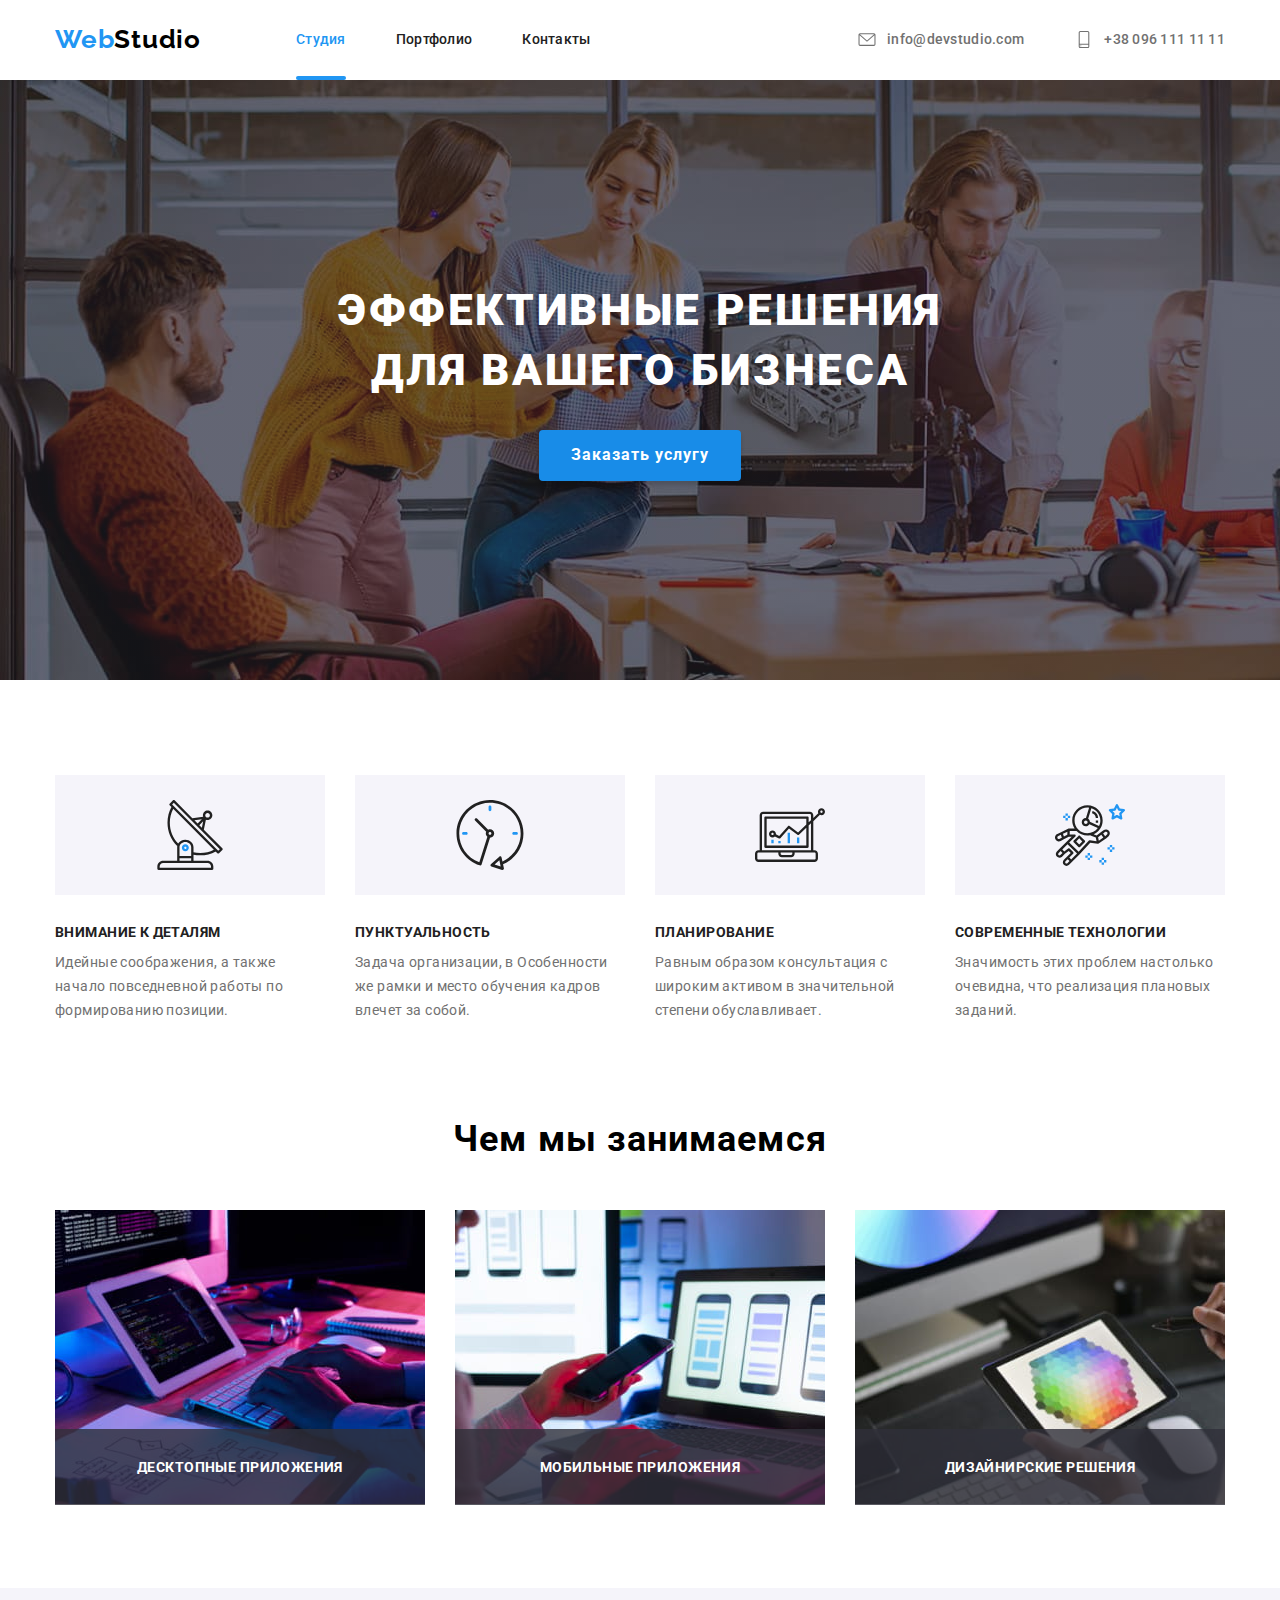
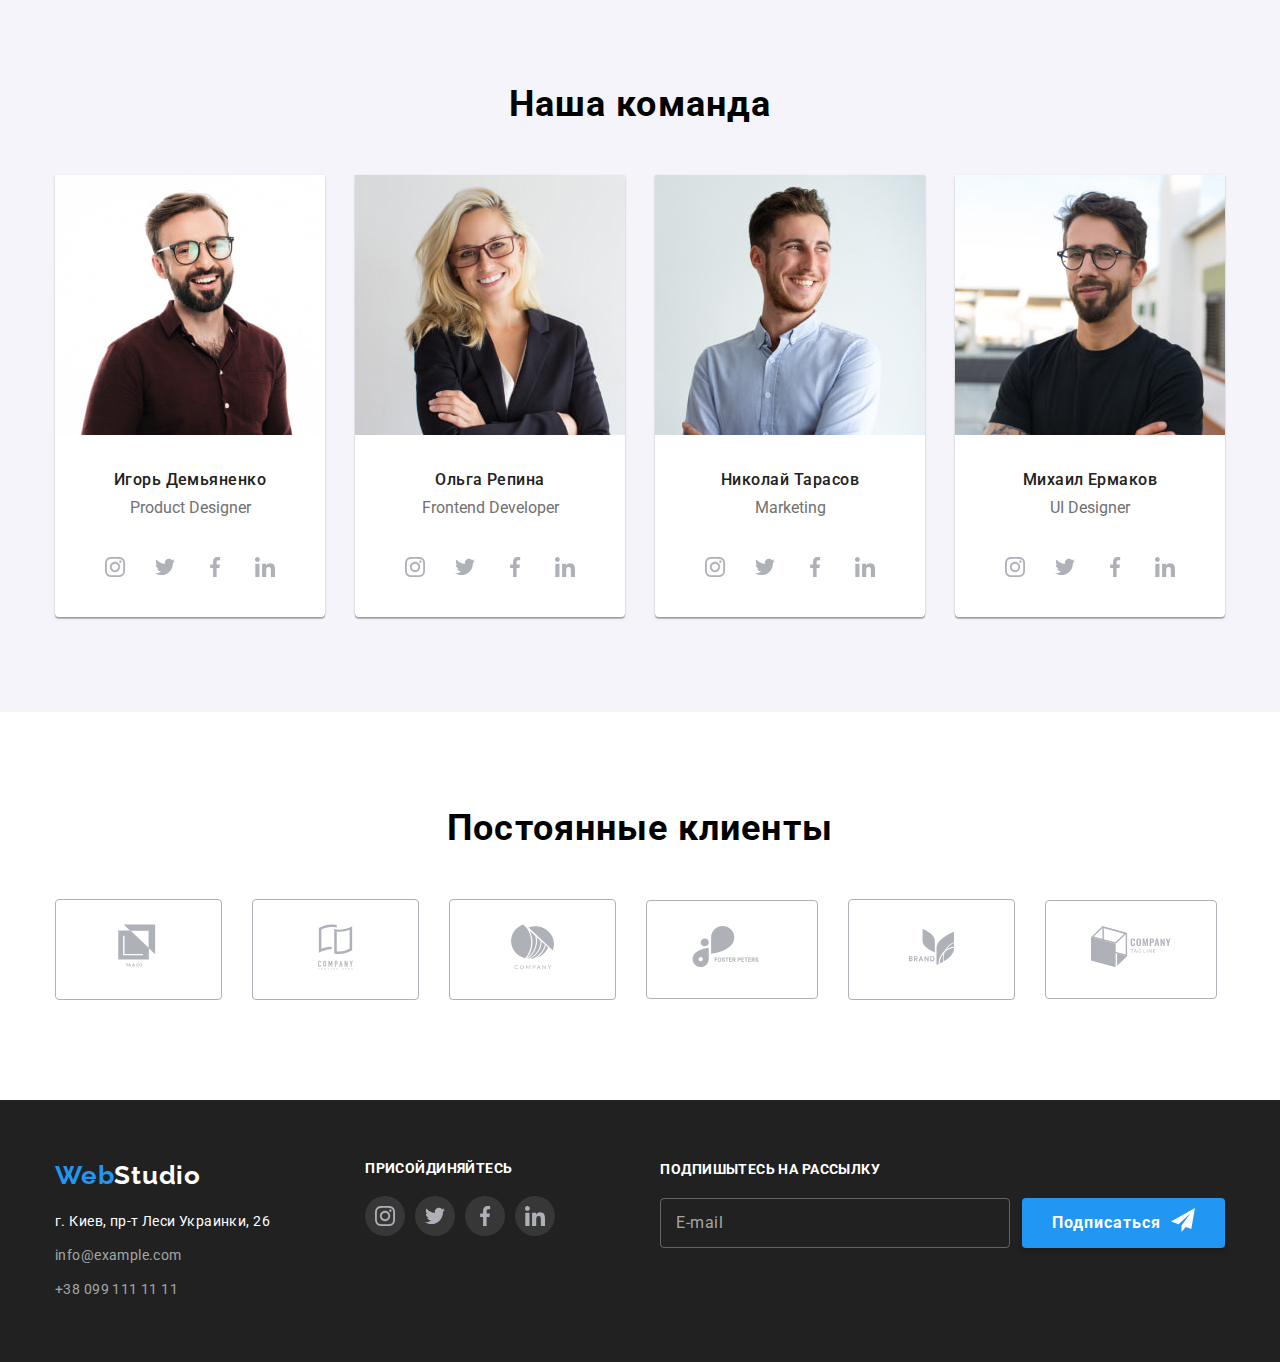
<file: index.html>
<!DOCTYPE html>
<html lang="ru">
  <head>
    <meta charset="UTF-8" />
    <meta name="viewport" content="width=device-width, initial-scale=1.0" />
    <link
      rel="stylesheet"
      href="https://cdnjs.cloudflare.com/ajax/libs/modern-normalize/1.0.0/modern-normalize.min.css"
    />
    <link rel="preconnect" href="https://fonts.gstatic.com" />
    <link
      rel="stylesheet"
      href="https://fonts.googleapis.com/css2?family=Raleway:wght@700&family=Roboto:wght@400;500;700;900&display=swap"
    />
    <title>index.html</title>
    <link rel="stylesheet" href="./css/main.min.css" />
  </head>

  <body>
    <!-- Header -->
    <header class="header">
      <div class="container">
        <a class="logo" href="#"><span class="logo-accent">Web</span>Studio</a>
        <nav>
          <ul class="nav-links">
            <li class="nav-item">
              <a class="nav-link active-link" href="#">Студия</a>
            </li>
            <li class="nav-item">
              <a class="nav-link open-new" href="./portfolio.html">Портфолио</a>
            </li>
            <li class="nav-item">
              <a class="nav-link open-new" href="#">Контакты</a>
            </li>
          </ul>
        </nav>
        <ul class="nav-links contact-links">
          <li class="logo-adress">
            <a class="nav-contact tel-link" href="mailto:info@devstudio.com">
              <svg class="envelope">
                <use
                  class="envelope-item"
                  href="./images/sprite-all/svg-sprite.svg#icon-envelope"
                ></use>
              </svg>
              info@devstudio.com
            </a>
          </li>
          <li class="logo-adress">
            <a class="nav-contact tel-item" href="tel:380961111111">
              <svg class="smartphone">
                <use
                  class="smartphone-icon"
                  href="./images/sprite-all/svg-sprite.svg#icon-smartphone"
                ></use>
              </svg>
              +38 096 111 11 11
            </a>
          </li>
        </ul>
      </div>
    </header>

    <main>
      <!-- Hero -->
      <section class="hero">
        <div class="container hero-container">
          <h1 class="hero-title">
            <span class="">ЭФФЕКТИВНЫЕ РЕШЕНИЯ ДЛЯ ВАШЕГО БИЗНЕСА</span>
          </h1>
          <button type="button" class="order-service" data-modal-open>
            <span class="button-order">Заказать услугу</span>
          </button>
        </div>
      </section>

      <!-- Features -->
      <section class="features">
        <div class="container">
          <h2 class="visually-hiden">Особенности</h2>
          <ul class="features-items">
            <li class="features-item">
              <div class="features-icons">
                <svg class="feature-icon">
                  <use
                    class="antenna-icon"
                    href="./images/sprite-all/svg-sprite.svg#icon-antenna"
                  ></use>
                </svg>
              </div>

              <h3 class="features-title">Внимание к деталям</h3>
              <p class="features-des">
                Идейные соображения, а также начало повседневной работы по
                формированию позиции.
              </p>
            </li>
            <li class="features-item">
              <div class="features-icons">
                <svg class="feature-icon">
                  <use
                    class="antenna-icon"
                    href="./images/sprite-all/svg-sprite.svg#icon-clock"
                  ></use>
                </svg>
              </div>
              <h3 class="features-title">Пунктуальность</h3>
              <p class="features-des">
                Задача организации, в Особенности же рамки и место обучения
                кадров влечет за собой.
              </p>
            </li>
            <li class="features-item">
              <div class="features-icons">
                <svg class="feature-icon">
                  <use
                    class="antenna-icon"
                    href="./images/sprite-all/svg-sprite.svg#icon-diagram"
                  ></use>
                </svg>
              </div>
              <h3 class="features-title">Планирование</h3>
              <p class="features-des">
                Равным образом консультация с широким активом в значительной
                степени обуславливает.
              </p>
            </li>
            <li class="features-item">
              <div class="features-icons">
                <svg class="feature-icon">
                  <use
                    class="antenna-icon"
                    href="./images/sprite-all/svg-sprite.svg#icon-astronaut"
                  ></use>
                </svg>
              </div>
              <h3 class="features-title">Современные технологии</h3>
              <p class="features-des">
                Значимость этих проблем настолько очевидна, что реализация
                плановых заданий.
              </p>
            </li>
          </ul>
        </div>
      </section>

      <!-- What we do -->
      <section class="work">
        <div class="container">
          <h2 class="work-title">Чем мы занимаемся</h2>
          <ul class="work-images">
            <li class="work-item">
              <img
                class="work-img"
                src="./images/Work/img_1.jpg"
                alt=""
                title="none"
              />
              <p class="work-des">ДЕСКТОПНЫЕ ПРИЛОЖЕНИЯ</p>
            </li>
            <li class="work-item">
              <img
                class="work-img"
                src="./images/Work/img_2.jpg"
                alt=""
                title="none"
              />
              <p class="work-des">МОБИЛЬНЫЕ ПРИЛОЖЕНИЯ</p>
            </li>

            <li class="work-item">
              <img
                class="work-img"
                src="./images/Work/img_3.jpg"
                alt=""
                title="none"
              />
              <p class="work-des">ДИЗАЙНИРСКИЕ РЕШЕНИЯ</p>
            </li>
          </ul>
        </div>
      </section>

      <!-- Our team -->
      <section class="team">
        <div class="container">
          <h2 class="team-title">Наша команда</h2>
          <ul class="team-cards">
            <li class="team-card">
              <img
                class="team-pchoto"
                src="./images/Comand/human_1.jpg"
                alt=""
              />
              <p class="team-des">Игорь Демьяненко</p>

              <p class="team-position" lang="en">Product Designer</p>
              <div class="social-links">
                <a href="https://www.instagram.com/" class="social-link">
                  <svg class="social-icon">
                    <use
                      href="./images/sprite-all/svg-sprite.svg#icon-instagram"
                    ></use>
                  </svg>
                </a>
                <a href="https://twitter.com/" class="social-link">
                  <svg class="social-icon">
                    <use
                      href="./images/sprite-all/svg-sprite.svg#icon-twitter"
                    ></use>
                  </svg>
                </a>
                <a href="https://facebook.com" class="social-link">
                  <svg class="social-icon">
                    <use
                      href="./images/sprite-all/svg-sprite.svg#icon-facebook"
                    ></use>
                  </svg>
                </a>
                <a href="https://www.linkedin.com" class="social-link">
                  <svg class="social-icon">
                    <use
                      href="./images/sprite-all/svg-sprite.svg#icon-linkedin"
                    ></use>
                  </svg>
                </a>
              </div>
            </li>
            <li class="team-card">
              <img
                class="team-pchoto"
                src="./images/Comand/human_2.jpg"
                alt=""
              />
              <p class="team-des">Ольга Репина</p>
              <p class="position-des team-position" lang="en">
                Frontend Developer
              </p>
              <div class="social-links">
                <a href="https://www.instagram.com/" class="social-link">
                  <svg class="social-icon">
                    <use
                      href="./images/sprite-all/svg-sprite.svg#icon-instagram"
                    ></use>
                  </svg>
                </a>
                <a href="https://twitter.com/" class="social-link">
                  <svg class="social-icon">
                    <use
                      href="./images/sprite-all/svg-sprite.svg#icon-twitter"
                    ></use>
                  </svg>
                </a>
                <a href="https://facebook.com" class="social-link">
                  <svg class="social-icon">
                    <use
                      href="./images/sprite-all/svg-sprite.svg#icon-facebook"
                    ></use>
                  </svg>
                </a>
                <a href="https://www.linkedin.com" class="social-link">
                  <svg class="social-icon">
                    <use
                      href="./images/sprite-all/svg-sprite.svg#icon-linkedin"
                    ></use>
                  </svg>
                </a>
              </div>
            </li>
            <li class="team-card">
              <img
                class="team-pchoto"
                src="./images/Comand/human_3.jpg"
                alt=""
              />
              <p class="team-des">Николай Тарасов</p>
              <p class="position-des team-position" lang="en">Marketing</p>
              <div class="social-links">
                <a href="https://www.instagram.com/" class="social-link">
                  <svg class="social-icon">
                    <use
                      href="./images/sprite-all/svg-sprite.svg#icon-instagram"
                    ></use>
                  </svg>
                </a>
                <a href="https://twitter.com/" class="social-link">
                  <svg class="social-icon">
                    <use
                      href="./images/sprite-all/svg-sprite.svg#icon-twitter"
                    ></use>
                  </svg>
                </a>
                <a href="https://facebook.com" class="social-link">
                  <svg class="social-icon">
                    <use
                      href="./images/sprite-all/svg-sprite.svg#icon-facebook"
                    ></use>
                  </svg>
                </a>
                <a href="https://www.linkedin.com" class="social-link">
                  <svg class="social-icon">
                    <use
                      href="./images/sprite-all/svg-sprite.svg#icon-linkedin"
                    ></use>
                  </svg>
                </a>
              </div>
            </li>
            <li class="team-card">
              <img
                class="team-pchoto"
                src="./images/Comand/human_4.jpg"
                alt=""
              />
              <p class="team-des">Михаил Ермаков</p>

              <p class="position-des team-position" lang="en">UI Designer</p>
              <div class="social-links">
                <a href="https://www.instagram.com/" class="social-link">
                  <svg class="social-icon">
                    <use
                      href="./images/sprite-all/svg-sprite.svg#icon-instagram"
                    ></use>
                  </svg>
                </a>
                <a href="https://twitter.com/" class="social-link">
                  <svg class="social-icon">
                    <use
                      href="./images/sprite-all/svg-sprite.svg#icon-twitter"
                    ></use>
                  </svg>
                </a>
                <a href="https://facebook.com" class="social-link">
                  <svg class="social-icon">
                    <use
                      href="./images/sprite-all/svg-sprite.svg#icon-facebook"
                    ></use>
                  </svg>
                </a>
                <a href="https://www.linkedin.com" class="social-link">
                  <svg class="social-icon">
                    <use
                      href="./images/sprite-all/svg-sprite.svg#icon-linkedin"
                    ></use>
                  </svg>
                </a>
              </div>
            </li>
          </ul>
        </div>
      </section>
      <!-- Regular Customers -->
      <section class="customers">
        <div class="container">
          <h2 class="customers-title">Постоянные клиенты</h2>
          <ul class="customers-logos">
            <li class="customers-logo">
              <a href="" class="customers-link">
                <svg class="customers-icon">
                  <use
                    href="./images/sprite-all/svg-sprite.svg#icon-yaco"
                  ></use>
                </svg>
              </a>
            </li>
            <li class="customers-logo">
              <a href="" class="customers-link">
                <svg class="customers-icon">
                  <use
                    href="./images/sprite-all/svg-sprite.svg#icon-tagline"
                  ></use>
                </svg>
              </a>
            </li>
            <li class="customers-logo">
              <a href="" class="customers-link">
                <svg class="customers-icon">
                  <use
                    href="./images/sprite-all/svg-sprite.svg#icon-company"
                  ></use>
                </svg>
              </a>
            </li>
            <li class="customers-logo">
              <a href="" class="customers-link link-inner">
                <svg class="customers-icon customers-inner">
                  <use
                    href="./images/sprite-all/svg-sprite.svg#icon-foster"
                  ></use>
                </svg>
              </a>
            </li>
            <li class="customers-logo">
              <a href="" class="customers-link">
                <svg class="customers-icon">
                  <use
                    href="./images/sprite-all/svg-sprite.svg#icon-brand"
                  ></use>
                </svg>
              </a>
            </li>
            <li class="customers-logo">
              <a href="" class="customers-link link-inner">
                <svg class="customers-icon customers-inner">
                  <use href="./images/sprite-all/svg-sprite.svg#icon-tag"></use>
                </svg>
              </a>
            </li>
          </ul>
        </div>
      </section>
      <!--is-hidden-->
      <div class="modal-backdrop is-hidden" data-modal>
        <div class="modal">
          <button class="close-button" data-modal-close>
            <svg class="close-button-icon">
              <use href="./images/sprite-all/svg-sprite.svg#icon-close"></use>
            </svg>
          </button>
          <h2 class="modal-title">Оставьте свои данные, мы вам перезвоним</h2>
          <!-- Modal-form-->
          <form name="signup-form" autocomplete="off">
            <label class="form-field">
              <span class="form-field-label">Имя</span>
              <div class="form-field-cont">
                <input
                  class="form-field-input"
                  type="text"
                  name="email"
                  placeholder=" "
                />
                <svg class="icon">
                  <use
                    href="./images/sprite-all/svg-sprite.svg#icon-person"
                  ></use>
                </svg>
              </div>
            </label>
            <label class="form-field">
              <span class="form-field-label">Телефон</span>
              <div class="form-field-cont">
                <input
                  class="form-field-input"
                  type="tel"
                  name="email"
                  placeholder=" "
                />
                <svg class="icon">
                  <use
                    href="./images/sprite-all/svg-sprite.svg#icon-phone"
                  ></use>
                </svg>
              </div>
            </label>
            <label class="form-field">
              <span class="form-field-label">Почта</span>
              <div class="form-field-cont">
                <input
                  class="form-field-input"
                  type="email"
                  name="email"
                  placeholder=" "
                />
                <svg class="icon">
                  <use
                    href="./images/sprite-all/svg-sprite.svg#icon-email"
                  ></use>
                </svg>
              </div>
            </label>
            <label class="form-field">
              <span class="form-field-label">Комментарий</span>
              <textarea
                class="form-feedback"
                name="feedback"
                placeholder="Введите текст"
              ></textarea>
            </label>
            <label class="form-field checkbox-field">
              <input class="checkbox visually-hiden" type="checkbox" />
              <!--
                        <svg class="checkbox-icon">
                            <use href="./images/sprite-all/svg-sprite.svg#icon-check"></use>
                        </svg>
                        -->
              <span class="checkbox-icon"></span>
              <span class="checkbox-label"
                >Соглашаюсь с рассылкой и принимаю<a
                  class="checkbox-link"
                  href=""
                  >Условия договора</a
                ></span
              >
            </label>
            <button class="form-submit" type="submit">Отправить</button>
          </form>
        </div>
      </div>
    </main>
    <footer class="footer">
      <div class="container footer-container">
        <div class="footer-address-cont">
          <a class="logo-footer">
            <span class="logo-footer-accent">Web</span>Studio
          </a>
          <address class="footer-address">
            <p class="footer-streed">г. Киев, пр-т Леси Украинки, 26</p>
            <ul>
              <li class="footer-mail">
                <a class="footer-contact" href="mailto:info@example.com"
                  >info@example.com</a
                >
              </li>
              <li class="footer-tel">
                <a class="footer-contact" href="tel:380991111111"
                  >+38 099 111 11 11</a
                >
              </li>
            </ul>
          </address>
        </div>
        <div class="social">
          <h4 class="social-title">ПРИСОЙДИНЯЙТЕСЬ</h4>
          <div class="social-links-fotter">
            <a href="https://www.instagram.com/" class="footer-link">
              <svg class="social-icon-footer">
                <use
                  href="./images/sprite-all/svg-sprite.svg#icon-instagram"
                ></use>
              </svg>
            </a>
            <a href="https://twitter.com/" class="footer-link">
              <svg class="social-icon-footer">
                <use
                  href="./images/sprite-all/svg-sprite.svg#icon-twitter"
                ></use>
              </svg>
            </a>
            <a href="https://facebook.com" class="footer-link">
              <svg class="social-icon-footer">
                <use
                  href="./images/sprite-all/svg-sprite.svg#icon-facebook"
                ></use>
              </svg>
            </a>
            <a href="https://www.linkedin.com" class="footer-link">
              <svg class="social-icon social-icon-footer">
                <use
                  href="./images/sprite-all/svg-sprite.svg#icon-linkedin"
                ></use>
              </svg>
            </a>
          </div>
        </div>
        <form class="mailing">
          <label class="mailing-fotter">
            <span class="mailing-label">ПОДПИШЫТЕСЬ НА РАССЫЛКУ</span>
            <div class="mailing-input">
              <input
                class="mailing-holder"
                type="email"
                name="email"
                placeholder="E-mail"
                autocomplete="off"
              />
              <button class="mailing-submit" type="submit">
                <span class="mailing-submit-title">Подписаться</span>
                <svg class="mailing-submit-icon">
                  <use
                    href="./images/sprite-all/svg-sprite.svg#icon-send"
                  ></use>
                </svg>
              </button>
            </div>
          </label>
        </form>
      </div>
    </footer>
    <script src="./js/modal.js"></script>
  </body>
</html>
</file>
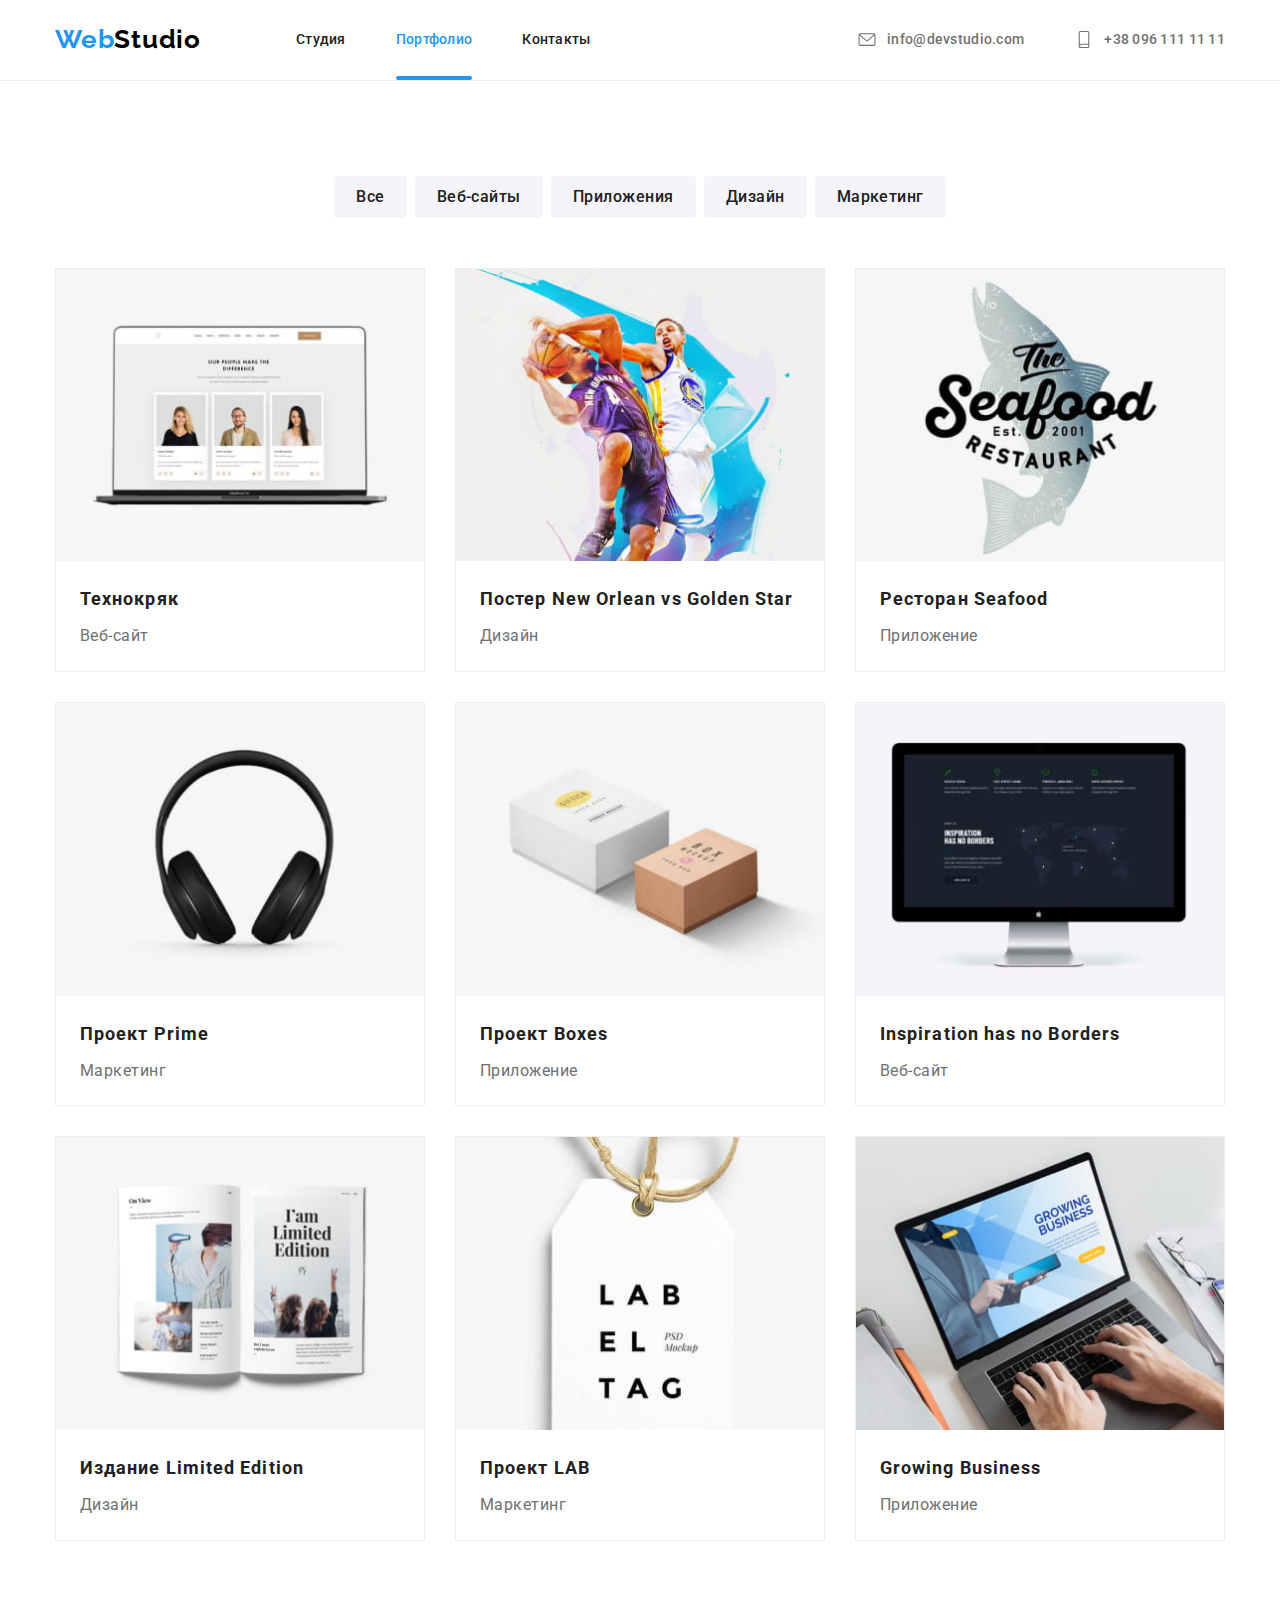
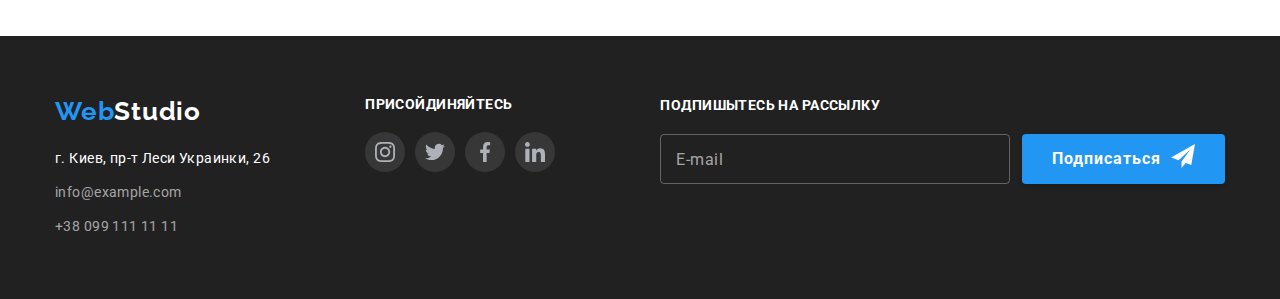
<file: portfolio.html>
<!DOCTYPE html>
<html lang="ru">
  <head>
    <meta charset="UTF-8" />
    <meta name="viewport" content="width=device-width, initial-scale=1.0" />
    <link
      rel="stylesheet"
      href="https://cdnjs.cloudflare.com/ajax/libs/modern-normalize/1.0.0/modern-normalize.min.css"
    />
    <link rel="preconnect" href="https://fonts.gstatic.com" />
    <link
      href="https://fonts.googleapis.com/css2?family=Raleway:wght@700&family=Roboto:wght@400;500;700;900&display=swap"
      rel="stylesheet"
    />
    <title>portfolio.html</title>
    <link rel="stylesheet" href="./css/main.min.css" />
  </head>

  <body>
    <!-- Header -->
    <header class="header-portfolio">
      <div class="container">
        <a class="logo" href="#"><span class="logo-accent">Web</span>Studio</a>
        <nav>
          <ul class="nav-links">
            <li class="nav-item">
              <a class="nav-link open-new" href="./index.html">Студия</a>
            </li>
            <li class="nav-item">
              <a class="nav-link active-link" href="#">Портфолио</a>
            </li>
            <li class="nav-item">
              <a class="nav-link open-new" href="#">Контакты</a>
            </li>
          </ul>
        </nav>
        <ul class="nav-links contact-links">
          <li class="logo-adress">
            <a class="nav-contact tel-link" href="mailto:info@devstudio.com">
              <svg class="envelope">
                <use
                  class="envelope-item"
                  href="./images/sprite-all/svg-sprite.svg#icon-envelope"
                ></use>
              </svg>
              info@devstudio.com
            </a>
          </li>
          <li class="logo-adress">
            <a class="nav-contact tel-item" href="tel:380961111111">
              <svg class="smartphone">
                <use
                  class="smartphone-icon"
                  href="./images/sprite-all/svg-sprite.svg#icon-smartphone"
                ></use>
              </svg>
              +38 096 111 11 11
            </a>
          </li>
        </ul>
      </div>
    </header>
    <main class="main-portfolio">
      <section class="filters">
        <div class="container">
          <h2 class="visually-hiden">Filters</h2>
          <ul class="filters-buttons">
            <li class="filters-item">
              <button type="button" class="filters-button">Все</button>
            </li>
            <li class="filters-item">
              <button type="button" class="filters-button">Веб-сайты</button>
            </li>

            <li class="filters-item">
              <button type="button" class="filters-button">Приложения</button>
            </li>

            <li class="filters-item">
              <button type="button" class="filters-button">Дизайн</button>
            </li>

            <li class="filters-item">
              <button type="button" class="filters-button">Маркетинг</button>
            </li>
          </ul>

          <h2 class="visually-hiden">Портфолио</h2>
          <ul class="portfolio">
            <li class="portfolio-card">
              <a href="" class="portfolio-link">
                <div class="portfolio-thumb">
                  <img
                    class="portfolio-img"
                    src="./images/portfolio/veb-site.jpg "
                    alt="none"
                    title="none "
                  />
                  <p class="portfolio-img-des">
                    Технокряк это современная площадка распространения
                    коронавируса. Компании используют эту платформу для
                    цифрового шпионажа и атак на защищённые сервера конкурентов.
                  </p>
                </div>

                <div class="portfolio-des">
                  <h3 class="portfolio-title">Технокряк</h3>
                  <p class="portfolio-info">Веб-сайт</p>
                </div>
              </a>
            </li>
            <li class="portfolio-card">
              <a href="" class="portfolio-link">
                <div class="portfolio-thumb">
                  <img
                    class="portfolio-img"
                    src="./images/portfolio/poster.jpg "
                    alt="none"
                    title="none "
                  />
                  <p class="portfolio-img-des">
                    Lorem ipsum, dolor sit amet consectetur adipisicing elit.
                    Labore exercitationem iusto magnam quam, assumenda fuga at
                    dolor voluptatem soluta neque nam dicta doloremque, animi
                    reiciendis amet velit recusandae tempore. Earum?
                  </p>
                </div>

                <div class="portfolio-des">
                  <h3 class="portfolio-title" lang="en">
                    Постер New Orlean vs Golden Star
                  </h3>
                  <p class="portfolio-info">Дизайн</p>
                </div>
              </a>
            </li>
            <li class="portfolio-card">
              <a href="" class="portfolio-link">
                <div class="portfolio-thumb">
                  <img
                    class="portfolio-img"
                    src="./images/portfolio/restoran-seafood.jpg "
                    alt="none"
                    title=" "
                  />
                  <p class="portfolio-img-des">
                    Lorem ipsum, dolor sit amet consectetur adipisicing elit.
                    Labore exercitationem iusto magnam quam, assumenda fuga at
                    dolor voluptatem soluta neque nam dicta doloremque, animi
                    reiciendis amet velit recusandae tempore. Earum?
                  </p>
                </div>

                <div class="portfolio-des">
                  <h3 class="portfolio-title" lang="en">Ресторан Seafood</h3>
                  <p class="portfolio-info">Приложение</p>
                </div>
              </a>
            </li>
            <li class="portfolio-card">
              <a href="" class="portfolio-link">
                <div class="portfolio-thumb">
                  <img
                    class="portfolio-img"
                    src="./images/portfolio/project-prime.jpg "
                    alt="none "
                    title=" "
                  />
                  <p class="portfolio-img-des">
                    Lorem ipsum, dolor sit amet consectetur adipisicing elit.
                    Labore exercitationem iusto magnam quam, assumenda fuga at
                    dolor voluptatem soluta neque nam dicta doloremque, animi
                    reiciendis amet velit recusandae tempore. Earum?
                  </p>
                </div>

                <div class="portfolio-des">
                  <h3 class="portfolio-title" lang="en">Проект Prime</h3>
                  <p class="portfolio-info">Маркетинг</p>
                </div>
              </a>
            </li>
            <li class="portfolio-card">
              <a href="" class="portfolio-link">
                <div class="portfolio-thumb">
                  <img
                    class="portfolio-img"
                    src="./images/portfolio/project-boxes.jpg "
                    alt="none "
                    title=""
                  />
                  <p class="portfolio-img-des">
                    Lorem ipsum, dolor sit amet consectetur adipisicing elit.
                    Labore exercitationem iusto magnam quam, assumenda fuga at
                    dolor voluptatem soluta neque nam dicta doloremque, animi
                    reiciendis amet velit recusandae tempore. Earum?
                  </p>
                </div>

                <div class="portfolio-des">
                  <h3 class="portfolio-title" lang="en">Проект Boxes</h3>
                  <p class="portfolio-info">Приложение</p>
                </div>
              </a>
            </li>
            <li class="portfolio-card">
              <a href="" class="portfolio-link">
                <div class="portfolio-thumb">
                  <img
                    class="portfolio-img"
                    src="./images/portfolio/inspiration.jpg "
                    alt=" none"
                    title=""
                  />
                  <p class="portfolio-img-des">
                    Lorem ipsum, dolor sit amet consectetur adipisicing elit.
                    Labore exercitationem iusto magnam quam, assumenda fuga at
                    dolor voluptatem soluta neque nam dicta doloremque, animi
                    reiciendis amet velit recusandae tempore. Earum?
                  </p>
                </div>

                <div class="portfolio-des">
                  <h3 class="portfolio-title" lang="en">
                    Inspiration has no Borders
                  </h3>
                  <p class="portfolio-info">Веб-сайт</p>
                </div>
              </a>
            </li>
            <li class="portfolio-card">
              <a href="" class="portfolio-link">
                <div class="portfolio-thumb">
                  <img
                    class="portfolio-img"
                    src="./images/portfolio/limit-ed.jpg "
                    alt="none "
                    title=" "
                  />
                  <p class="portfolio-img-des">
                    Lorem ipsum, dolor sit amet consectetur adipisicing elit.
                    Labore exercitationem iusto magnam quam, assumenda fuga at
                    dolor voluptatem soluta neque nam dicta doloremque, animi
                    reiciendis amet velit recusandae tempore. Earum?
                  </p>
                </div>

                <div class="portfolio-des">
                  <h3 class="portfolio-title" lang="en">
                    Издание Limited Edition
                  </h3>
                  <p class="portfolio-info">Дизайн</p>
                </div>
              </a>
            </li>
            <li class="portfolio-card">
              <a href="" class="portfolio-link">
                <div class="portfolio-thumb">
                  <img
                    class="portfolio-img"
                    src="./images/portfolio/project-lab.jpg "
                    alt="none "
                    title=" "
                  />
                  <p class="portfolio-img-des">
                    Lorem ipsum, dolor sit amet consectetur adipisicing elit.
                    Labore exercitationem iusto magnam quam, assumenda fuga at
                    dolor voluptatem soluta neque nam dicta doloremque, animi
                    reiciendis amet velit recusandae tempore. Earum?
                  </p>
                </div>

                <div class="portfolio-des">
                  <h3 class="portfolio-title" lang="en">Проект LAB</h3>
                  <p class="portfolio-info">Маркетинг</p>
                </div>
              </a>
            </li>
            <li class="portfolio-card">
              <a href="" class="portfolio-link">
                <div class="portfolio-thumb">
                  <img
                    class="portfolio-img"
                    src="./images/portfolio/growing-bus.jpg "
                    alt=" none"
                    title=" "
                  />
                  <p class="portfolio-img-des">
                    Lorem ipsum, dolor sit amet consectetur adipisicing elit.
                    Labore exercitationem iusto magnam quam, assumenda fuga at
                    dolor voluptatem soluta neque nam dicta doloremque, animi
                    reiciendis amet velit recusandae tempore. Earum?
                  </p>
                </div>
                <div class="portfolio-des">
                  <h3 class="portfolio-title" lang="en">Growing Business</h3>
                  <p class="portfolio-info">Приложение</p>
                </div>
              </a>
            </li>
          </ul>
        </div>
      </section>
    </main>
    <footer class="footer">
      <div class="container footer-container">
        <div class="footer-address-cont">
          <a class="logo-footer">
            <span class="logo-footer-accent">Web</span>Studio
          </a>
          <address class="footer-address">
            <p class="footer-streed">г. Киев, пр-т Леси Украинки, 26</p>
            <ul>
              <li class="footer-mail">
                <a class="footer-contact" href="mailto:info@example.com"
                  >info@example.com</a
                >
              </li>
              <li class="footer-tel">
                <a class="footer-contact" href="tel:380991111111"
                  >+38 099 111 11 11</a
                >
              </li>
            </ul>
          </address>
        </div>
        <div class="social">
          <h4 class="social-title">ПРИСОЙДИНЯЙТЕСЬ</h4>
          <div class="social-links-fotter">
            <a href="https://www.instagram.com/" class="footer-link">
              <svg class="social-icon-footer">
                <use
                  href="./images/sprite-all/svg-sprite.svg#icon-instagram"
                ></use>
              </svg>
            </a>
            <a href="https://twitter.com/" class="footer-link">
              <svg class="social-icon-footer">
                <use
                  href="./images/sprite-all/svg-sprite.svg#icon-twitter"
                ></use>
              </svg>
            </a>
            <a href="https://facebook.com" class="footer-link">
              <svg class="social-icon-footer">
                <use
                  href="./images/sprite-all/svg-sprite.svg#icon-facebook"
                ></use>
              </svg>
            </a>
            <a href="https://www.linkedin.com" class="footer-link">
              <svg class="social-icon social-icon-footer">
                <use
                  href="./images/sprite-all/svg-sprite.svg#icon-linkedin"
                ></use>
              </svg>
            </a>
          </div>
        </div>
        <form class="mailing">
          <label class="mailing-fotter">
            <span class="mailing-label">ПОДПИШЫТЕСЬ НА РАССЫЛКУ</span>
            <div class="mailing-input">
              <input
                class="mailing-holder"
                type="email"
                name="email"
                placeholder="E-mail"
                autocomplete="off"
              />
              <button class="mailing-submit" type="submit">
                <span class="mailing-submit-title">Подписаться</span>
                <svg class="mailing-submit-icon">
                  <use
                    href="./images/sprite-all/svg-sprite.svg#icon-send"
                  ></use>
                </svg>
              </button>
            </div>
          </label>
        </form>
      </div>
    </footer>
  </body>
</html>
</file>
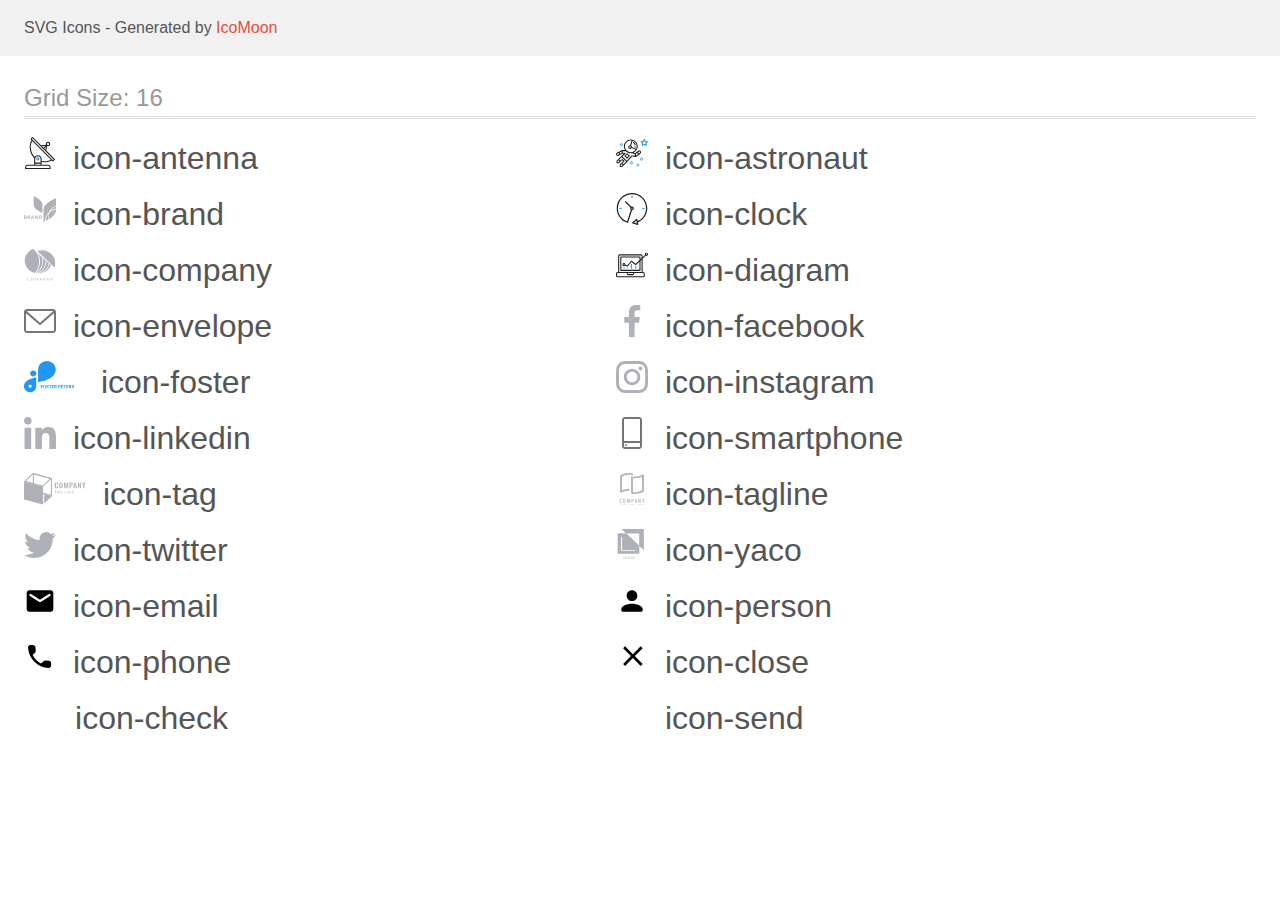
<file: images/sprite-all/demo.html>
<!doctype html>
<html>
<head>
    <title>IcoMoon - SVG Icons</title>
    <meta charset="utf-8">
    <meta name="viewport" content="width=device-width, initial-scale=1">
    <link rel="stylesheet" href="demo-files/demo.css">
    <link rel="stylesheet" href="style.css">
</head>
<body>
<svg aria-hidden="true" style="position: absolute; width: 0; height: 0; overflow: hidden;" version="1.1" xmlns="http://www.w3.org/2000/svg" xmlns:xlink="http://www.w3.org/1999/xlink">
<defs>
<symbol id="icon-antenna" viewBox="0 0 32 32">
<path fill="#212121" style="fill: var(--color1, #212121)" d="M30.773 22.098l-8.443-8.505 0.937-4.616c0.225 0.090 0.485 0.144 0.758 0.146h0.007c0.008 0 0.017 0 0.026 0 1.192 0 2.159-0.967 2.159-2.159s-0.967-2.159-2.159-2.159c-1.192 0-2.159 0.967-2.159 2.159 0 0.259 0.046 0.508 0.13 0.739l-0.005-0.015-4.96 0.606-8.091-8.133c-0.096-0.098-0.229-0.159-0.376-0.16v0c-0.14 0.001-0.274 0.057-0.373 0.155l-1.512 1.504c-0.096 0.097-0.156 0.23-0.156 0.377s0.060 0.281 0.156 0.377v0l0.814 0.825c-1.143 2.062-1.816 4.522-1.816 7.139 0 4.106 1.656 7.824 4.336 10.525l-0.001-0.001c0.043 0.041 0.092 0.074 0.146 0.097-0.032 0.164-0.051 0.353-0.052 0.546v6.188h-6.4c-1.472 0.001-2.666 1.194-2.667 2.666v1.067c0 0.295 0.239 0.534 0.534 0.534h24.534c0.294 0 0.533-0.239 0.533-0.534v-1.067c-0.002-1.472-1.195-2.665-2.666-2.666h-6.4v-2.742c0.915 0.201 1.968 0.317 3.047 0.32h0.002c2.58-0.003 5.005-0.663 7.117-1.822l-0.077 0.039 0.818 0.823c0.099 0.101 0.235 0.159 0.376 0.16 0.14-0.001 0.274-0.057 0.373-0.155l1.512-1.504c0.096-0.097 0.156-0.23 0.156-0.377s-0.060-0.281-0.156-0.377v0zM23.28 6.233c0.193-0.192 0.459-0.31 0.752-0.31 0.589 0 1.067 0.478 1.067 1.066s-0.477 1.066-1.067 1.066c0 0 0 0-0.001 0h-0.003c-0.587-0.003-1.061-0.479-1.061-1.066 0-0.295 0.12-0.563 0.314-0.756v0h-0.002zM22.024 9.737l-0.598 2.946-1.175-1.183 1.774-1.763zM21.419 8.835l-1.92 1.909-1.486-1.493 3.406-0.416zM24.004 28.8c0.884 0 1.6 0.716 1.6 1.6v0 0.534h-23.466v-0.534c0-0.884 0.716-1.6 1.6-1.6v0h20.267zM16.538 26.666v1.067h-5.334v-1.067h5.334zM11.204 25.6v-4.053c0-1.294 1.196-2.346 2.667-2.346s2.667 1.053 2.667 2.346v4.053h-5.334zM17.604 23.904v-2.357c0-1.882-1.675-3.413-3.733-3.413-0.017 0-0.038 0-0.058 0-1.353 0-2.54 0.707-3.213 1.771l-0.009 0.016c-2.36-2.482-3.812-5.846-3.812-9.55 0-2.314 0.567-4.496 1.569-6.414l-0.036 0.077 18.602 18.709c-1.823 0.947-3.979 1.502-6.266 1.502-1.079 0-2.128-0.124-3.136-0.357l0.093 0.018zM28.893 23.22l-21.057-21.181 0.754-0.752 7.935 7.98c0.004 0 0.006 0.007 0.009 0.010l13.115 13.191-0.757 0.752z"></path>
<path fill="#2196f3" style="fill: var(--color2, #2196f3)" d="M13.876 20.267h-0.005c-0.001 0-0.002 0-0.002 0-0.884 0-1.6 0.716-1.6 1.6s0.715 1.599 1.597 1.6h0.005c0.001 0 0.001 0 0.002 0 0.884 0 1.6-0.716 1.6-1.6s-0.715-1.599-1.598-1.6v0zM14.249 22.245c-0.096 0.096-0.229 0.155-0.376 0.155-0.295 0-0.534-0.239-0.534-0.534s0.238-0.533 0.532-0.533v0c0.293 0.002 0.53 0.24 0.53 0.533 0 0.148-0.060 0.281-0.157 0.378v0h0.005z"></path>
</symbol>
<symbol id="icon-astronaut" viewBox="0 0 32 32">
<path fill="#2196f3" style="fill: var(--color2, #2196f3)" d="M31.974 4.524c-0.064-0.191-0.227-0.332-0.427-0.362h-0.003l-1.911-0.278-0.855-1.731c-0.179-0.365-0.777-0.365-0.956 0l-0.855 1.731-1.911 0.278c-0.26 0.039-0.457 0.26-0.457 0.528 0 0.15 0.062 0.285 0.161 0.382l1.383 1.348-0.326 1.903c-0.034 0.2 0.048 0.402 0.212 0.522 0.166 0.12 0.383 0.135 0.562 0.040l1.709-0.899 1.709 0.899c0.072 0.038 0.157 0.061 0.247 0.061 0.295 0 0.534-0.239 0.534-0.534 0-0.031-0.003-0.062-0.008-0.092v0.003l-0.326-1.903 1.383-1.348c0.099-0.097 0.161-0.233 0.161-0.382 0-0.059-0.009-0.115-0.027-0.168l0.001 0.004zM29.511 5.851c-0.126 0.122-0.183 0.299-0.153 0.472l0.191 1.114-1-0.526c-0.072-0.039-0.158-0.062-0.249-0.062s-0.177 0.023-0.252 0.063l0.003-0.001-1 0.526 0.191-1.114c0.005-0.027 0.008-0.059 0.008-0.091 0-0.149-0.061-0.285-0.16-0.381v0l-0.811-0.789 1.119-0.163c0.174-0.025 0.324-0.134 0.402-0.292l0.5-1.013 0.5 1.013c0.078 0.158 0.228 0.267 0.402 0.292l1.119 0.162-0.809 0.79zM26.134 20.522h-1.067v1.067h1.067v-1.067zM26.134 22.656h-1.067v1.066h1.067v-1.066zM27.2 21.589h-1.067v1.067h1.067v-1.067zM25.067 21.589h-1.067v1.067h1.067v-1.067zM22.4 26.389h-1.067v1.067h1.067v-1.067zM22.4 28.523h-1.067v1.067h1.067v-1.067zM23.467 27.456h-1.067v1.067h1.067v-1.067zM21.334 27.456h-1.067v1.067h1.067v-1.067zM16 24.256h-1.066v1.067h1.066v-1.067zM16 26.389h-1.066v1.067h1.066v-1.067zM17.067 25.322h-1.067v1.067h1.067v-1.067zM14.934 25.322h-1.067v1.067h1.067v-1.067zM5.867 6.122h-1.066v1.066h1.066v-1.066zM5.867 8.256h-1.066v1.066h1.066v-1.066zM6.933 7.189h-1.067v1.067h1.066v-1.067zM4.8 7.189h-1.067v1.067h1.067v-1.067z"></path>
<path fill="#212121" style="fill: var(--color1, #212121)" d="M24.715 14.16c-0.28-0.376-0.698-0.636-1.179-0.703l-0.009-0.001c-0.076-0.012-0.164-0.018-0.254-0.018-0.411 0-0.789 0.139-1.090 0.373l0.004-0.003-1.253 0.96-1.898 1.417-1.358-0.541c2.421-1.086 4.113-3.508 4.113-6.32 0-3.823-3.122-6.934-6.961-6.934s-6.961 3.11-6.961 6.934c0 1.386 0.415 2.674 1.12 3.759l-2.768-0.024c-0.009 0-0.016 0.005-0.023 0.005-0.057 0.003-0.11 0.014-0.159 0.033l0.004-0.001c-0.013 0.005-0.026 0.007-0.038 0.013-0.006 0.003-0.013 0.003-0.019 0.006l-3.233 1.596c0 0-0.001 0-0.001 0.001l-1.893 0.91c-0.024 0.011-0.045 0.023-0.064 0.036l0.001-0.001c-0.482 0.324-0.795 0.867-0.795 1.483 0 0.297 0.073 0.577 0.201 0.823l-0.005-0.010c0.22 0.424 0.592 0.742 1.043 0.885l0.013 0.003c0.161 0.053 0.345 0.083 0.537 0.083 0.308 0 0.598-0.078 0.851-0.216l-0.009 0.005 1.388-0.738 2.264-1.169 1.357-0.008-5.442 5.415c0 0.001-0.001 0.001-0.001 0.001l-1.339 1.333c-0.303 0.299-0.491 0.714-0.491 1.173 0 0.002 0 0.003 0 0.005v0c0.002 0.919 0.748 1.664 1.667 1.664 0.001 0 0.002 0 0.002 0v0c0.428 0 0.854-0.162 1.18-0.485l1.314-1.309 1.741-1.3 0.901 0.897-3.102 3.088c-0.303 0.299-0.491 0.715-0.491 1.174 0 0.001 0 0.003 0 0.004v0c0 0.445 0.174 0.864 0.49 1.179 0.302 0.3 0.717 0.485 1.176 0.485 0.001 0 0.002 0 0.003 0v0c0.427 0 0.855-0.162 1.18-0.485l4.488-4.472c0.007-0.006 0.016-0.009 0.022-0.016l5.166-5.658 3.471 0.494c0.025 0.004 0.050 0.006 0.075 0.006 0.064 0 0.127-0.016 0.187-0.038 0.017-0.006 0.032-0.015 0.049-0.023 0.019-0.010 0.039-0.015 0.058-0.027l3.213-2.133c0.012-0.008 0.018-0.021 0.029-0.030 0.013-0.010 0.029-0.014 0.041-0.026l1.271-1.191c0.348-0.326 0.564-0.787 0.564-1.3 0-0.4-0.132-0.769-0.355-1.066l0.003 0.005zM2.13 17.77c-0.098 0.054-0.215 0.086-0.34 0.086-0.078 0-0.153-0.013-0.224-0.036l0.005 0.001c-0.294-0.093-0.504-0.364-0.504-0.683 0-0.236 0.114-0.445 0.29-0.575l0.002-0.001 1.314-0.632 0.449 1.313-0.992 0.527zM5.627 15.942l-1.548 0.8-0.255-0.746-0.184-0.537 2.027-1.001-0.040 1.484zM20.727 9.322c0 0.918-0.219 1.785-0.599 2.56l-4.181-1.899c-0.044-0.575-0.342-1.072-0.782-1.384l-0.006-0.004 1.464-4.86c2.377 0.756 4.104 2.974 4.104 5.588zM8.938 9.322c0-3.235 2.644-5.867 5.894-5.867 0.253 0 0.5 0.022 0.745 0.053l-1.432 4.753c-0.019 0-0.037-0.006-0.057-0.006 0 0-0.001 0-0.001 0-1.032 0-1.869 0.835-1.872 1.867v0c0.003 1.031 0.84 1.867 1.872 1.867 0 0 0 0 0.001 0v0c0.695 0 1.295-0.383 1.618-0.944l3.863 1.755c-1.075 1.446-2.795 2.389-4.737 2.389-3.25 0-5.894-2.632-5.894-5.867zM14.895 10.122c0 0.441-0.362 0.8-0.806 0.8 0 0-0.001 0-0.001 0-0.443 0-0.802-0.358-0.804-0.8v0c0-0.441 0.361-0.8 0.806-0.8s0.806 0.359 0.806 0.8zM2.464 25.146c-0.11 0.109-0.261 0.176-0.428 0.176s-0.317-0.067-0.427-0.175v0c-0.109-0.108-0.176-0.257-0.176-0.422s0.067-0.314 0.176-0.422v0l0.962-0.959 0.852 0.848-0.959 0.955zM5.678 28.88c-0.11 0.109-0.261 0.176-0.428 0.176s-0.317-0.067-0.427-0.175v0c-0.109-0.108-0.176-0.257-0.176-0.422s0.067-0.314 0.176-0.422v0l0.963-0.959 0.852 0.848-0.96 0.955zM9.16 25.411l-0.001 0.001-1.765 1.76-0.852-0.848 1.765-1.757c0.040-0.040 0.065-0.088 0.090-0.136 0.007-0.014 0.020-0.026 0.026-0.040 0.016-0.041 0.019-0.085 0.026-0.128 0.003-0.025 0.014-0.048 0.014-0.073 0-0.035-0.013-0.070-0.020-0.105-0.006-0.032-0.006-0.064-0.019-0.096-0.025-0.053-0.055-0.098-0.092-0.138v0c-0.010-0.012-0.014-0.027-0.025-0.038h-0.001s0-0.001-0.001-0.002l-1.607-1.6c-0.017-0.017-0.039-0.024-0.058-0.038-0.025-0.021-0.054-0.040-0.084-0.057l-0.003-0.001c-0.026-0.013-0.058-0.023-0.090-0.031l-0.003-0.001c-0.030-0.009-0.065-0.017-0.101-0.020h-0.002c-0.007 0-0.015-0.001-0.023-0.001-0.026 0-0.051 0.002-0.075 0.005h0.003c-0.036 0.005-0.069 0.009-0.104 0.021-0.036 0.013-0.067 0.028-0.096 0.046l0.002-0.001c-0.020 0.011-0.043 0.015-0.061 0.029l-1.774 1.324-0.901-0.897 2.399-2.386 4.36 4.289-0.928 0.919zM15.979 18.394c-0.016-0.002-0.030 0.004-0.046 0.003-0.008 0-0.017-0.001-0.027-0.001-0.031 0-0.062 0.003-0.092 0.008h0.003c-0.070 0.011-0.132 0.035-0.187 0.070l0.002-0.001c-0.031 0.019-0.058 0.039-0.083 0.062v0c-0.013 0.011-0.028 0.016-0.040 0.029l-4.698 5.146-4.328-4.256 2.833-2.818c0.096-0.097 0.156-0.23 0.156-0.377 0-0.295-0.239-0.534-0.534-0.534-0.001 0-0.001 0-0.002 0v0l-2.219 0.013 0.028-1.607 3.104 0.027c1.264 1.297 3.027 2.101 4.978 2.101 0.001 0 0.002 0 0.003 0v0c0.438 0 0.864-0.046 1.28-0.122 0.040 0.032 0.080 0.064 0.129 0.085l2.41 0.96 0.152 0.759 0.178 0.885-3.003-0.427zM20.020 18.572l-0.313-1.558 1.446-1.080 0.946 1.257-2.080 1.381zM23.773 15.741l-0.837 0.785-0.931-1.237 0.831-0.637c0.155-0.119 0.351-0.168 0.543-0.143 0.193 0.027 0.364 0.128 0.48 0.284 0.088 0.117 0.141 0.265 0.141 0.426 0 0.206-0.087 0.391-0.226 0.521v0z"></path>
<path fill="#212121" style="fill: var(--color1, #212121)" d="M13.602 18.544l-2.143-2.134c-0.096-0.096-0.229-0.155-0.376-0.155s-0.28 0.059-0.376 0.155l-2.143 2.133c-0.097 0.097-0.156 0.23-0.156 0.378s0.060 0.281 0.156 0.378v0l2.142 2.134c0.096 0.096 0.229 0.156 0.376 0.156s0.28-0.059 0.376-0.156v0l2.143-2.134c0.097-0.097 0.157-0.23 0.157-0.378s-0.060-0.281-0.157-0.378v0zM11.083 20.303l-1.387-1.381 1.386-1.381 1.387 1.381-1.387 1.381zM17.164 5.071l-0.258 1.036c0.071 0.018 1.738 0.452 1.738 2.149h1.067c0-2.017-1.666-2.965-2.547-3.184zM19.711 9.322h-1.067v1.066h1.067v-1.066z"></path>
</symbol>
<symbol id="icon-brand" viewBox="0 0 32 32">
<path fill="#afb1b8" style="fill: var(--color3, #afb1b8)" d="M2.434 24.558c0.125 0.155 0.191 0.349 0.188 0.548 0.001 0.013 0.001 0.028 0.001 0.043 0 0.258-0.112 0.49-0.291 0.649l-0.001 0.001c-0.242 0.184-0.542 0.273-0.846 0.253h-1.486v-3.474h1.455c0.025-0.002 0.053-0.003 0.082-0.003 0.272 0 0.523 0.088 0.728 0.236l-0.004-0.002c0.174 0.147 0.283 0.364 0.283 0.608 0 0.015 0 0.029-0.001 0.044v-0.002c0.009 0.191-0.052 0.38-0.169 0.532-0.113 0.138-0.269 0.233-0.443 0.271 0.197 0.036 0.375 0.141 0.502 0.297zM0.692 24.033h0.621c0.142 0.011 0.282-0.030 0.396-0.116 0.083-0.076 0.135-0.184 0.135-0.305 0-0.012-0.001-0.024-0.002-0.036v0.002c0.001-0.009 0.001-0.019 0.001-0.029 0-0.122-0.051-0.232-0.133-0.309v0c-0.099-0.074-0.224-0.119-0.359-0.119-0.017 0-0.034 0.001-0.051 0.002h-0.609v0.911zM1.77 25.365c0.091-0.080 0.148-0.196 0.148-0.325 0-0.010 0-0.019-0.001-0.029v0.001c0-0.008 0.001-0.017 0.001-0.025 0-0.132-0.058-0.25-0.15-0.331h-0.001c-0.105-0.079-0.238-0.127-0.382-0.127-0.014 0-0.029 0-0.043 0.001h-0.649v0.955h0.661c0.149 0.009 0.296-0.034 0.418-0.12zM5.409 26.051l-0.81-1.358h-0.304v1.358h-0.696v-3.474h1.318c0.027-0.002 0.059-0.003 0.090-0.003 0.316 0 0.605 0.113 0.83 0.3l-0.002-0.002c0.196 0.2 0.316 0.474 0.316 0.776 0 0.249-0.082 0.479-0.221 0.664l0.002-0.003c-0.163 0.187-0.385 0.312-0.629 0.353l0.862 1.388h-0.757zM4.295 24.22h0.569c0.396 0 0.593-0.175 0.593-0.526 0.001-0.009 0.001-0.019 0.001-0.030 0-0.14-0.056-0.268-0.146-0.361v0c-0.106-0.089-0.244-0.143-0.395-0.143-0.019 0-0.037 0.001-0.056 0.002h-0.575l0.007 1.058zM9.215 25.352h-1.387l-0.245 0.7h-0.73l1.275-3.435h0.789l1.269 3.435h-0.73l-0.24-0.699zM9.029 24.826l-0.507-1.466-0.507 1.466h1.014zM13.98 26.051h-0.692l-1.55-2.362v2.362h-0.689v-3.474h0.689l1.55 2.376v-2.376h0.692v3.474zM17.925 25.219c-0.145 0.263-0.359 0.473-0.617 0.609l-0.008 0.004c-0.301 0.152-0.635 0.228-0.972 0.219h-1.231v-3.474h1.231c0.016 0 0.034-0.001 0.053-0.001 0.335 0 0.651 0.079 0.93 0.22l-0.012-0.005c0.265 0.133 0.483 0.345 0.626 0.606 0.136 0.265 0.216 0.579 0.216 0.911s-0.080 0.646-0.222 0.923l0.005-0.011zM17.134 25.136c0.19-0.221 0.306-0.512 0.306-0.829s-0.116-0.608-0.308-0.831l0.001 0.002c-0.21-0.185-0.487-0.298-0.791-0.298-0.026 0-0.052 0.001-0.078 0.003h-0.476v2.249h0.481c0.022 0.002 0.049 0.002 0.075 0.002 0.303 0 0.58-0.113 0.792-0.299l-0.001 0.001zM9.648 3.254s8.923 3.382 8.734 8.277v8.278s-8.917-3.384-8.73-8.278l-0.004-8.277zM26.331 17.871c1.597-1.117 3.527-1.869 5.616-2.093l0.054-0.005v-2.591c-2.386 0.941-4.331 2.57-5.641 4.642l-0.028 0.048z"></path>
<path fill="#afb1b8" style="fill: var(--color3, #afb1b8)" d="M25.318 18.652c1.393-2.778 3.739-4.906 6.598-5.985l0.084-0.028v-7.467s-12.708 4.818-12.439 11.787v11.786s0.566-0.215 1.457-0.619c0-0.377 0-0.757 0.040-1.139 0.279-3.35 1.866-6.283 4.243-8.322l0.017-0.014z"></path>
<path fill="#afb1b8" style="fill: var(--color3, #afb1b8)" d="M24.11 23.030c0.067-0.817 0.215-1.626 0.445-2.414-1.624 1.912-2.631 4.393-2.691 7.106v0.013c1.035-0.498 1.835-0.928 2.618-1.387l-0.174 0.094c-0.152-0.724-0.239-1.555-0.239-2.406 0-0.354 0.015-0.705 0.044-1.051l-0.003 0.045zM24.615 23.073c-0.025 0.286-0.039 0.619-0.039 0.956 0 0.755 0.071 1.493 0.208 2.208l-0.012-0.073c3.472-2.086 7.373-5.309 7.223-9.203v-0.34c-2.586 0.299-4.865 1.425-6.61 3.102l0.004-0.004c-0.399 0.983-0.675 2.122-0.771 3.312l-0.003 0.041z"></path>
</symbol>
<symbol id="icon-clock" viewBox="0 0 32 32">
<path fill="#212121" style="fill: var(--color1, #212121)" d="M31.296 15.301c-0.001-8.452-6.855-15.303-15.308-15.301s-15.303 6.855-15.301 15.308c0.002 6.788 4.422 12.543 10.54 14.545l0.108 0.031c0.061 0.019 0.123 0.029 0.187 0.029 0.12 0 0.238-0.032 0.342-0.094 0.135-0.080 0.236-0.207 0.283-0.357l3.865-12.25c1.054-0.004 1.906-0.859 1.906-1.913 0-1.056-0.856-1.913-1.913-1.913-0.303 0-0.59 0.071-0.845 0.196l0.011-0.005-5.106-5.107c-0.114-0.11-0.271-0.179-0.443-0.179-0.352 0-0.638 0.286-0.638 0.638 0 0.172 0.068 0.328 0.179 0.443v0l5.103 5.109c-0.121 0.241-0.191 0.525-0.191 0.825 0 0.602 0.283 1.137 0.724 1.481l0.004 0.003-3.683 11.673c-7.278-2.681-11.004-10.754-8.324-18.032s10.754-11.004 18.032-8.323c7.278 2.681 11.004 10.754 8.323 18.032-1.345 3.581-4.003 6.406-7.374 7.938l-0.088 0.036-0.398-1.874c-0.063-0.291-0.318-0.506-0.624-0.506-0.163 0-0.313 0.061-0.425 0.163l0.001-0.001-3.837 3.426c-0.132 0.117-0.214 0.287-0.214 0.477 0 0.283 0.185 0.524 0.441 0.606l0.005 0.001 4.899 1.563c0.058 0.020 0.126 0.031 0.196 0.031 0.352 0 0.637-0.285 0.637-0.637 0-0.047-0.005-0.093-0.015-0.138l0.001 0.004-0.391-1.839c5.528-2.374 9.329-7.772 9.329-14.057 0-0.011 0-0.023 0-0.034v0.002zM15.992 14.664c0.352 0 0.638 0.286 0.638 0.638s-0.285 0.638-0.638 0.638v0c-0.352 0-0.638-0.286-0.638-0.638s0.286-0.638 0.638-0.638v0zM18.092 29.528l2.184-1.948 0.603 2.84-2.787-0.892z"></path>
<path fill="#2196f3" style="fill: var(--color2, #2196f3)" d="M15.354 3.185v1.275c0 0.352 0.286 0.638 0.638 0.638s0.638-0.285 0.638-0.638v0-1.275c0-0.352-0.285-0.638-0.638-0.638s-0.638 0.285-0.638 0.638v0zM3.876 14.664c-0.352 0-0.638 0.286-0.638 0.638s0.285 0.638 0.638 0.638h1.275c0.352 0 0.638-0.286 0.638-0.638s-0.285-0.638-0.638-0.638h-1.275zM28.108 15.939c0.352 0 0.638-0.286 0.638-0.638s-0.285-0.638-0.638-0.638h-1.275c-0.352 0-0.638 0.286-0.638 0.638s0.285 0.638 0.638 0.638h1.275z"></path>
</symbol>
<symbol id="icon-company" viewBox="0 0 32 32">
<path fill="#afb1b8" style="fill: var(--color3, #afb1b8)" d="M5.466 31.103c0.023 0.001 0.044 0.010 0.060 0.025v0l0.153 0.161c-0.119 0.13-0.266 0.234-0.431 0.304-0.194 0.077-0.401 0.115-0.61 0.109-0.009 0-0.020 0-0.031 0-0.196 0-0.382-0.038-0.554-0.106l0.010 0.004c-0.332-0.134-0.588-0.397-0.709-0.725l-0.003-0.009c-0.061-0.164-0.097-0.353-0.097-0.55 0-0.007 0-0.015 0-0.022v0.001c0-0.007 0-0.015 0-0.023 0-0.198 0.038-0.387 0.108-0.56l-0.004 0.010c0.067-0.165 0.168-0.316 0.298-0.444 0.13-0.127 0.286-0.225 0.459-0.29 0.188-0.070 0.389-0.104 0.591-0.102 0.188-0.004 0.375 0.027 0.55 0.093 0.151 0.063 0.29 0.149 0.412 0.257l-0.129 0.171c-0.009 0.012-0.020 0.023-0.032 0.031v0c-0.013 0.009-0.028 0.014-0.045 0.014-0.002 0-0.004 0-0.006 0v0c-0.021-0.001-0.040-0.008-0.056-0.019v0l-0.068-0.045-0.096-0.059c-0.087-0.046-0.189-0.082-0.296-0.101l-0.006-0.001c-0.063-0.011-0.135-0.018-0.209-0.018-0.007 0-0.013 0-0.020 0h0.001c-0.005 0-0.010 0-0.016 0-0.147 0-0.288 0.028-0.417 0.079l0.008-0.003c-0.13 0.051-0.241 0.124-0.333 0.216v0c-0.095 0.099-0.169 0.216-0.216 0.342-0.054 0.145-0.081 0.298-0.079 0.452-0.002 0.156 0.025 0.313 0.079 0.46 0.046 0.126 0.119 0.242 0.212 0.341 0.088 0.093 0.196 0.165 0.318 0.212 0.125 0.049 0.259 0.074 0.394 0.073 0.078 0.001 0.156-0.004 0.234-0.015 0.127-0.015 0.247-0.057 0.354-0.122 0.054-0.034 0.104-0.071 0.151-0.113 0.019-0.017 0.044-0.029 0.072-0.030v0zM9.888 30.296c0.002 0.194-0.033 0.387-0.103 0.568-0.067 0.172-0.165 0.319-0.288 0.44v0c-0.126 0.123-0.276 0.221-0.444 0.286l-0.009 0.003c-0.173 0.065-0.373 0.102-0.582 0.102s-0.409-0.037-0.594-0.106l0.012 0.004c-0.175-0.069-0.325-0.167-0.45-0.29v0c-0.123-0.123-0.222-0.271-0.288-0.436l-0.003-0.009c-0.065-0.169-0.103-0.364-0.103-0.568s0.038-0.399 0.107-0.579l-0.004 0.011c0.065-0.166 0.164-0.318 0.29-0.447 0.126-0.119 0.276-0.214 0.441-0.276l0.009-0.003c0.173-0.066 0.373-0.104 0.582-0.104s0.409 0.038 0.594 0.108l-0.012-0.004c0.17 0.066 0.324 0.164 0.452 0.29 0.127 0.127 0.224 0.275 0.289 0.439 0.071 0.182 0.106 0.376 0.104 0.571zM9.486 30.296c0-0.007 0-0.016 0-0.024 0-0.155-0.027-0.303-0.076-0.441l0.003 0.009c-0.087-0.256-0.278-0.457-0.522-0.554l-0.006-0.002c-0.126-0.047-0.271-0.075-0.423-0.075s-0.297 0.027-0.432 0.078l0.009-0.003c-0.251 0.099-0.443 0.299-0.528 0.55l-0.002 0.006c-0.097 0.298-0.097 0.615 0 0.912 0.087 0.256 0.279 0.457 0.524 0.552l0.006 0.002c0.273 0.097 0.573 0.097 0.846 0 0.124-0.048 0.234-0.121 0.324-0.214 0.092-0.1 0.162-0.216 0.205-0.341 0.052-0.147 0.076-0.301 0.073-0.456zM12.904 30.774l0.041 0.102c0.015-0.036 0.028-0.069 0.044-0.102 0.017-0.040 0.034-0.073 0.052-0.105l-0.002 0.005 0.978-1.694c0.019-0.030 0.037-0.048 0.056-0.053 0.020-0.006 0.043-0.009 0.066-0.009 0.005 0 0.010 0 0.015 0h0.288v2.755h-0.342v-2.11c-0.001-0.014-0.001-0.031-0.001-0.048s0.001-0.033 0.001-0.050v0.002l-0.984 1.718c-0.013 0.026-0.033 0.048-0.057 0.062h-0.001c-0.023 0.014-0.052 0.022-0.082 0.022-0.001 0-0.002 0-0.002 0h-0.055c-0.030 0.001-0.060-0.007-0.084-0.022s-0.044-0.036-0.057-0.062v-0.001l-1.013-1.73v2.212h-0.331v-2.75h0.289c0.004 0 0.009 0 0.014 0 0.024 0 0.046 0.003 0.068 0.010h-0.002c0.024 0.011 0.042 0.029 0.053 0.052v0.001l0.999 1.696c0.018 0.028 0.035 0.060 0.048 0.094l0.001 0.004zM16.586 30.638v1.031h-0.383v-2.75h0.854c0.010 0 0.021 0 0.033 0 0.158 0 0.311 0.022 0.455 0.063l-0.012-0.003c0.124 0.034 0.239 0.092 0.337 0.171 0.085 0.074 0.15 0.167 0.191 0.27 0.045 0.112 0.067 0.232 0.066 0.352 0.002 0.121-0.022 0.24-0.071 0.352-0.049 0.109-0.119 0.201-0.205 0.274l-0.001 0.001c-0.095 0.080-0.209 0.143-0.333 0.181l-0.007 0.002c-0.149 0.045-0.305 0.067-0.461 0.064l-0.463-0.007zM16.586 30.342h0.464c0.1 0.002 0.201-0.013 0.296-0.042 0.083-0.027 0.154-0.068 0.215-0.12l-0.001 0.001c0.056-0.049 0.1-0.11 0.129-0.178l0.001-0.003c0.029-0.066 0.046-0.144 0.046-0.225 0-0.003 0-0.005 0-0.008v0c0-0.008 0.001-0.018 0.001-0.028 0-0.071-0.015-0.138-0.041-0.199l0.001 0.003c-0.032-0.074-0.077-0.137-0.133-0.188v0c-0.126-0.094-0.285-0.15-0.457-0.15-0.020 0-0.040 0.001-0.060 0.002h-0.461v1.134zM21.731 31.673h-0.302c-0.002 0-0.004 0-0.006 0-0.030 0-0.057-0.010-0.079-0.026v0c-0.021-0.017-0.038-0.038-0.049-0.063v-0.001l-0.26-0.665h-1.307l-0.27 0.665c-0.011 0.025-0.027 0.046-0.047 0.061v0c-0.022 0.017-0.051 0.028-0.082 0.028-0.002 0-0.003 0-0.005 0h-0.302l1.148-2.756h0.398l1.164 2.756zM19.836 30.65h1.079l-0.455-1.122c-0.030-0.071-0.060-0.157-0.083-0.245l-0.003-0.013-0.044 0.144c-0.015 0.049-0.029 0.088-0.045 0.126l0.003-0.009-0.452 1.119zM23.385 28.93c0.023 0.013 0.043 0.030 0.058 0.050l1.674 2.076v-2.139h0.342v2.756h-0.191c-0.001 0-0.003 0-0.005 0-0.027 0-0.052-0.006-0.074-0.017h0.001c-0.024-0.014-0.044-0.031-0.061-0.051v0l-1.674-2.075c0.002 0.031 0.002 0.063 0 0.095v2.049h-0.342v-2.756h0.203c0.024 0 0.047 0.004 0.068 0.013zM28.281 30.577v1.094h-0.383v-1.094l-1.058-1.66h0.342c0.002 0 0.005 0 0.008 0 0.028 0 0.054 0.009 0.075 0.024v0c0.021 0.018 0.038 0.038 0.052 0.061l0.001 0.001 0.662 1.070c0.026 0.045 0.049 0.088 0.068 0.128s0.034 0.078 0.048 0.116l0.050-0.118c0.021-0.049 0.043-0.090 0.068-0.13l-0.002 0.004 0.653-1.078c0.014-0.022 0.031-0.042 0.050-0.059v0c0.020-0.017 0.047-0.027 0.076-0.027 0.002 0 0.004 0 0.006 0h0.346l-1.060 1.667zM12.715 24.293c0.167 0.020 0.335 0.037 0.506 0.051 2.582-1.101 4.767-2.902 6.281-5.18s2.29-4.93 2.231-7.625l-2.846-2.712c0.189 0.894 0.297 1.921 0.297 2.974 0 2.015-0.396 3.937-1.115 5.694l0.036-0.1c-1.090 2.731-2.957 5.12-5.39 6.899z"></path>
<path fill="#afb1b8" style="fill: var(--color3, #afb1b8)" d="M11.699 24.167l0.077 0.015c2.6-1.773 4.583-4.247 5.692-7.104 0.627-1.564 0.991-3.378 0.991-5.276 0-1.296-0.17-2.553-0.488-3.748l0.023 0.101-4.054-3.862c1.269 2.397 2.015 5.239 2.015 8.255 0 0.701-0.040 1.393-0.119 2.074l0.008-0.083c-0.397 3.519-1.834 6.857-4.144 9.628zM25.448 14.724c-0.688 2.962-2.361 5.632-4.77 7.616-0.665 0.553-1.406 1.066-2.191 1.51l-0.075 0.039c2.039-0.578 3.804-1.556 5.285-2.851l-0.016 0.013c1.465-1.281 2.625-2.875 3.381-4.679l0.031-0.084-1.645-1.565z"></path>
<path fill="#afb1b8" style="fill: var(--color3, #afb1b8)" d="M24.804 14.288l-2.341-2.23c-0.053 2.681-0.865 5.162-2.23 7.249l0.032-0.053c-1.394 2.169-3.373 3.943-5.729 5.137h0.012c0.525 0 1.049-0.030 1.572-0.089 2.251-0.884 4.15-2.237 5.649-3.95l0.014-0.017c1.454-1.66 2.512-3.704 3.005-5.958l0.016-0.089zM12.038 2.664l-2.793-2.664c-2.497 0.919-4.644 2.535-6.16 4.636s-2.333 4.589-2.34 7.139c0.010 2.818 1.005 5.552 2.829 7.77s4.372 3.793 7.242 4.476c2.562-2.973 4.061-6.647 4.281-10.488s-0.851-7.648-3.059-10.87zM31.256 13.878c-0.010-3.343-1.409-6.547-3.89-8.91s-5.843-3.696-9.352-3.706c-1.622-0.002-3.23 0.284-4.741 0.841l17.099 16.29c0.559-1.335 0.884-2.886 0.884-4.513 0 0 0-0.001 0-0.001v0z"></path>
</symbol>
<symbol id="icon-diagram" viewBox="0 0 32 32">
<path fill="#2196f3" style="fill: var(--color2, #2196f3)" d="M14.926 14.965h1.066v4.798h-1.066v-4.798zM19.19 17.097h1.066v2.665h-1.066v-2.665zM10.661 18.696h1.066v1.066h-1.066v-1.066zM7.463 18.163h1.066v1.599h-1.066v-1.599z"></path>
<path fill="#212121" style="fill: var(--color1, #212121)" d="M1.599 28.291h25.586c0 0 0 0 0 0 0.883 0 1.599-0.716 1.599-1.599v0-2.132c0-0.883-0.716-1.599-1.599-1.599v0h-0.533v-13.294l3.028-2.868c0.207 0.104 0.452 0.166 0.711 0.166 0.888 0 1.608-0.72 1.608-1.608s-0.72-1.608-1.608-1.608c-0.888 0-1.608 0.72-1.608 1.608 0 0.247 0.056 0.481 0.155 0.69l-0.004-0.010-2.281 2.162v-1.23c0-0.883-0.716-1.599-1.599-1.599v0h-21.323c-0.883 0-1.599 0.716-1.599 1.599v0 15.992h-0.533c-0.883 0-1.599 0.716-1.599 1.599v0 2.132c0 0.883 0.716 1.599 1.599 1.599v0zM30.384 4.837c0.294 0 0.533 0.239 0.533 0.533s-0.239 0.533-0.533 0.533v0c-0.294 0-0.533-0.239-0.533-0.533s0.239-0.533 0.533-0.533v0zM3.198 6.969c0-0.294 0.239-0.533 0.533-0.533h21.323c0.294 0 0.533 0.239 0.533 0.533v2.239l-1.066 1.013v-2.185c0-0.295-0.239-0.534-0.534-0.534h-19.189c-0.294 0-0.534 0.239-0.534 0.533v13.327c0 0.294 0.239 0.533 0.534 0.533h19.189c0.295 0 0.534-0.239 0.534-0.533v-9.675l1.066-1.010v12.283h-22.389v-15.991zM7.996 13.899c-0.001 0-0.003 0-0.005 0-0.883 0-1.599 0.716-1.599 1.599s0.716 1.599 1.599 1.599c0.432 0 0.824-0.172 1.112-0.45v0l1.853 0.93c0.215 0.107 0.476 0.057 0.636-0.122l3.939-4.432 3.872 2.902c0.208 0.155 0.498 0.139 0.686-0.039l3.365-3.188v8.131h-18.123v-12.261h18.123v2.661l-3.771 3.572-3.904-2.927c-0.088-0.067-0.2-0.107-0.32-0.107-0.158 0-0.3 0.069-0.398 0.178v0.001l-3.993 4.493-1.493-0.746c0.011-0.064 0.017-0.128 0.020-0.193 0-0.883-0.716-1.599-1.599-1.599v0zM8.529 15.498c0 0.294-0.239 0.533-0.533 0.533s-0.533-0.239-0.533-0.533v0c0-0.294 0.239-0.533 0.533-0.533s0.533 0.239 0.533 0.533v0zM11.727 24.026h5.33v0.533c0 0.294-0.238 0.533-0.533 0.533h-4.265c-0.294 0-0.533-0.239-0.533-0.533v0-0.533zM1.067 24.56c0-0.294 0.238-0.533 0.533-0.533h9.062v0.533c0 0.883 0.716 1.599 1.599 1.599v0h4.265c0.883 0 1.599-0.716 1.599-1.599v0-0.533h9.062c0.294 0 0.533 0.239 0.533 0.533v2.132c0 0.294-0.239 0.533-0.533 0.533h-25.586c0 0 0 0 0 0-0.294 0-0.533-0.239-0.533-0.533 0 0 0 0 0 0v0-2.132z"></path>
</symbol>
<symbol id="icon-envelope" viewBox="0 0 32 32">
<path fill="#757575" style="fill: var(--color4, #757575)" d="M29 4h-26c-1.654 0-3 1.346-3 3v18c0 1.654 1.346 3 3 3h26c1.654 0 3-1.346 3-3v-18c0-1.654-1.346-3-3-3zM29 6c0.136 0 0.266 0.028 0.384 0.078l-13.384 11.6-13.384-11.6c0.113-0.049 0.245-0.078 0.384-0.078h26zM29 26h-26c-0.552 0-1-0.448-1-1v0-16.81l13.344 11.566c0.175 0.152 0.404 0.245 0.656 0.245s0.481-0.093 0.657-0.246l-0.001 0.001 13.344-11.566v16.81c0 0.552-0.448 1-1 1v0z"></path>
</symbol>
<symbol id="icon-facebook" viewBox="0 0 32 32">
<path fill="#afb1b8" style="fill: var(--color3, #afb1b8)" d="M21.328 5.312h2.923v-5.088c-1.232-0.143-2.66-0.224-4.108-0.224-0.052 0-0.104 0-0.156 0h0.008c-4.213 0-7.099 2.65-7.099 7.52v4.48h-4.646v5.688h4.646v14.312h5.699v-14.31h4.459l0.707-5.688h-5.168v-3.922c0-1.643 0.443-2.768 2.734-2.768z"></path>
</symbol>
<symbol id="icon-foster" viewBox="0 0 60 32">
<path fill="#2196f3" style="fill: var(--color2, #2196f3)" d="M9.229 9.548h-0.002c-1.684 0-3.048 1.33-3.048 2.971v0.002c0 1.641 1.365 2.971 3.048 2.971h0.002c1.684 0 3.048-1.33 3.048-2.971v-0.002c0-1.641-1.365-2.971-3.048-2.971z"></path>
<path fill="#2196f3" style="fill: var(--color2, #2196f3)" d="M31.73 8.599c-0.005-2.279-0.936-4.463-2.589-6.074s-3.894-2.519-6.233-2.524v0c-2.339 0.004-4.581 0.911-6.235 2.523s-2.586 3.796-2.59 6.076v12.566c0 0 17.645-1.915 17.647-12.564v-0.002z"></path>
<path fill="#2196f3" style="fill: var(--color2, #2196f3)" d="M0 25.289c0.004 1.586 0.652 3.105 1.803 4.226s2.709 1.753 4.336 1.758c1.627-0.005 3.185-0.636 4.336-1.757s1.799-2.64 1.803-4.225v-8.744c0 0-12.278 1.334-12.278 8.742zM6.139 26.856c-0.318 0-0.629-0.092-0.893-0.264s-0.47-0.417-0.592-0.703-0.154-0.601-0.091-0.905c0.062-0.304 0.215-0.583 0.44-0.802s0.511-0.368 0.823-0.429c0.312-0.060 0.635-0.029 0.929 0.089s0.545 0.319 0.721 0.577c0.177 0.258 0.271 0.561 0.271 0.87 0.001 0.206-0.040 0.411-0.121 0.601s-0.199 0.364-0.348 0.51c-0.149 0.146-0.327 0.262-0.522 0.341s-0.405 0.12-0.617 0.12v-0.006z"></path>
<path fill="#2196f3" style="fill: var(--color2, #2196f3)" d="M18.671 25.884h-1.256v1.297h-0.654v-3.174h2.067v0.53h-1.413v0.82h1.256v0.528zM21.815 25.666c0 0.312-0.055 0.587-0.166 0.822s-0.269 0.417-0.475 0.545c-0.205 0.128-0.44 0.192-0.706 0.192-0.263 0-0.498-0.063-0.704-0.19s-0.366-0.307-0.48-0.541c-0.113-0.235-0.171-0.506-0.172-0.811v-0.157c0-0.312 0.056-0.587 0.168-0.824 0.113-0.238 0.273-0.421 0.477-0.547 0.206-0.128 0.442-0.192 0.706-0.192s0.499 0.064 0.704 0.192c0.206 0.126 0.366 0.309 0.477 0.547 0.113 0.237 0.17 0.511 0.17 0.822v0.142zM21.152 25.522c0-0.333-0.060-0.586-0.179-0.759s-0.289-0.259-0.51-0.259c-0.219 0-0.389 0.086-0.508 0.257-0.119 0.17-0.18 0.42-0.181 0.75v0.155c0 0.324 0.060 0.576 0.179 0.754s0.291 0.268 0.515 0.268c0.22 0 0.388-0.086 0.506-0.257 0.118-0.173 0.177-0.424 0.179-0.754v-0.155zM23.936 26.348c0-0.124-0.044-0.218-0.131-0.283-0.087-0.067-0.244-0.137-0.471-0.209-0.227-0.074-0.406-0.147-0.539-0.218-0.36-0.195-0.541-0.457-0.541-0.787 0-0.172 0.048-0.324 0.144-0.458 0.097-0.135 0.236-0.241 0.416-0.316 0.182-0.076 0.385-0.113 0.61-0.113 0.227 0 0.429 0.041 0.606 0.124 0.177 0.081 0.315 0.197 0.412 0.347 0.099 0.15 0.148 0.32 0.148 0.51h-0.654c0-0.145-0.046-0.258-0.137-0.338s-0.22-0.122-0.386-0.122c-0.16 0-0.284 0.034-0.373 0.102-0.089 0.067-0.133 0.156-0.133 0.266 0 0.103 0.052 0.19 0.155 0.259 0.105 0.070 0.258 0.135 0.46 0.196 0.372 0.112 0.643 0.251 0.813 0.416s0.255 0.372 0.255 0.619c0 0.275-0.104 0.491-0.312 0.648-0.208 0.156-0.488 0.233-0.839 0.233-0.244 0-0.467-0.044-0.667-0.133-0.201-0.090-0.354-0.213-0.46-0.368-0.105-0.156-0.157-0.336-0.157-0.541h0.656c0 0.35 0.209 0.525 0.628 0.525 0.156 0 0.277-0.031 0.364-0.094s0.131-0.153 0.131-0.266zM27.427 24.536h-0.972v2.645h-0.654v-2.645h-0.959v-0.53h2.586v0.53zM29.712 25.805h-1.256v0.85h1.474v0.525h-2.128v-3.174h2.124v0.53h-1.469v0.757h1.256v0.512zM31.489 26.019h-0.521v1.162h-0.654v-3.174h1.18c0.375 0 0.664 0.084 0.868 0.251s0.305 0.403 0.305 0.709c0 0.217-0.047 0.397-0.142 0.543-0.093 0.144-0.235 0.259-0.425 0.344l0.687 1.297v0.030h-0.702l-0.595-1.162zM30.967 25.489h0.528c0.164 0 0.291-0.041 0.382-0.124 0.090-0.084 0.135-0.2 0.135-0.347 0-0.15-0.043-0.267-0.129-0.353-0.084-0.086-0.214-0.129-0.39-0.129h-0.525v0.953zM34.931 26.063v1.118h-0.654v-3.174h1.238c0.238 0 0.448 0.044 0.628 0.131 0.182 0.087 0.321 0.212 0.419 0.373 0.097 0.16 0.146 0.342 0.146 0.547 0 0.311-0.107 0.557-0.321 0.737-0.212 0.179-0.507 0.268-0.883 0.268h-0.573zM34.931 25.533h0.584c0.173 0 0.305-0.041 0.395-0.122 0.092-0.081 0.137-0.198 0.137-0.349 0-0.156-0.046-0.281-0.137-0.377s-0.218-0.145-0.379-0.148h-0.6v0.996zM39.069 25.805h-1.256v0.85h1.474v0.525h-2.128v-3.174h2.124v0.53h-1.469v0.757h1.256v0.512zM42.104 24.536h-0.972v2.645h-0.654v-2.645h-0.959v-0.53h2.586v0.53zM44.389 25.805h-1.256v0.85h1.474v0.525h-2.128v-3.174h2.124v0.53h-1.469v0.757h1.256v0.512zM46.166 26.019h-0.521v1.162h-0.654v-3.174h1.179c0.375 0 0.664 0.084 0.868 0.251s0.305 0.403 0.305 0.709c0 0.217-0.047 0.397-0.142 0.543-0.093 0.144-0.235 0.259-0.425 0.344l0.687 1.297v0.030h-0.702l-0.595-1.162zM45.645 25.489h0.528c0.164 0 0.291-0.041 0.382-0.124 0.090-0.084 0.135-0.2 0.135-0.347 0-0.15-0.043-0.267-0.129-0.353-0.084-0.086-0.214-0.129-0.39-0.129h-0.525v0.953zM49.489 26.348c0-0.124-0.044-0.218-0.131-0.283-0.087-0.067-0.244-0.137-0.471-0.209-0.227-0.074-0.406-0.147-0.538-0.218-0.36-0.195-0.541-0.457-0.541-0.787 0-0.172 0.048-0.324 0.144-0.458 0.097-0.135 0.236-0.241 0.416-0.316 0.182-0.076 0.385-0.113 0.61-0.113 0.227 0 0.429 0.041 0.606 0.124 0.177 0.081 0.315 0.197 0.412 0.347 0.099 0.15 0.148 0.32 0.148 0.51h-0.654c0-0.145-0.046-0.258-0.137-0.338s-0.22-0.122-0.386-0.122c-0.16 0-0.284 0.034-0.373 0.102-0.089 0.067-0.133 0.156-0.133 0.266 0 0.103 0.052 0.19 0.155 0.259 0.105 0.070 0.258 0.135 0.46 0.196 0.372 0.112 0.643 0.251 0.813 0.416s0.255 0.372 0.255 0.619c0 0.275-0.104 0.491-0.312 0.648-0.208 0.156-0.488 0.233-0.839 0.233-0.244 0-0.467-0.044-0.667-0.133-0.201-0.090-0.354-0.213-0.46-0.368-0.105-0.156-0.157-0.336-0.157-0.541h0.656c0 0.35 0.209 0.525 0.628 0.525 0.156 0 0.277-0.031 0.364-0.094s0.131-0.153 0.131-0.266z"></path>
</symbol>
<symbol id="icon-instagram" viewBox="0 0 32 32">
<path fill="#afb1b8" style="fill: var(--color3, #afb1b8)" d="M31.968 9.408c-0.074-1.701-0.349-2.869-0.744-3.882-0.423-1.111-1.052-2.058-1.847-2.837l-0.001-0.001c-0.78-0.792-1.724-1.419-2.778-1.827l-0.054-0.018c-1.021-0.394-2.182-0.667-3.883-0.742-1.712-0.082-2.256-0.101-6.602-0.101-4.344 0-4.888 0.019-6.595 0.094-1.701 0.074-2.869 0.349-3.88 0.742-1.112 0.424-2.060 1.054-2.839 1.85l-0.001 0.001c-0.791 0.78-1.418 1.724-1.825 2.778l-0.018 0.054c-0.395 1.019-0.669 2.181-0.744 3.882-0.082 1.712-0.101 2.256-0.101 6.602 0 4.344 0.019 4.888 0.094 6.595 0.075 1.701 0.35 2.869 0.744 3.882 0.426 1.11 1.055 2.057 1.849 2.837l0.001 0.001c0.8 0.813 1.77 1.443 2.832 1.843 1.019 0.395 2.182 0.67 3.882 0.744 1.707 0.075 2.251 0.094 6.595 0.094 4.346 0 4.89-0.019 6.595-0.094 1.701-0.074 2.869-0.349 3.882-0.742 2.157-0.85 3.833-2.526 4.664-4.628l0.019-0.055c0.394-1.019 0.669-2.182 0.744-3.882 0.075-1.707 0.093-2.251 0.093-6.595s-0.006-4.888-0.080-6.595zM29.088 22.474c-0.070 1.563-0.333 2.406-0.552 2.97-0.551 1.399-1.638 2.486-3.001 3.024l-0.036 0.013c-0.563 0.219-1.413 0.482-2.97 0.55-1.688 0.075-2.194 0.094-6.464 0.094-4.269 0-4.782-0.019-6.464-0.094-1.563-0.069-2.406-0.331-2.97-0.55-0.721-0.269-1.334-0.676-1.836-1.192l-0.001-0.001c-0.517-0.503-0.924-1.117-1.184-1.803l-0.011-0.034c-0.218-0.563-0.48-1.413-0.549-2.97-0.075-1.688-0.094-2.195-0.094-6.464 0-4.27 0.019-4.784 0.094-6.464 0.069-1.563 0.331-2.406 0.549-2.97 0.269-0.722 0.678-1.337 1.198-1.837l0.002-0.002c0.504-0.517 1.119-0.923 1.806-1.182l0.034-0.011c0.56-0.219 1.411-0.48 2.968-0.55 1.688-0.074 2.194-0.093 6.464-0.093 4.275 0 4.782 0.019 6.464 0.093 1.562 0.069 2.406 0.331 2.97 0.55 0.693 0.256 1.325 0.662 1.837 1.194 0.531 0.52 0.938 1.144 1.195 1.84 0.218 0.56 0.48 1.411 0.549 2.968 0.075 1.688 0.094 2.194 0.094 6.464 0 4.269-0.019 4.768-0.094 6.458z"></path>
<path fill="#afb1b8" style="fill: var(--color3, #afb1b8)" d="M16.059 7.782c-4.539 0.002-8.218 3.682-8.219 8.221v0c0 0 0 0.001 0 0.002 0 4.541 3.681 8.222 8.222 8.222s8.222-3.681 8.222-8.222c0-4.541-3.681-8.222-8.222-8.222-0.001 0-0.001 0-0.002 0v0zM16.059 21.334c-2.945 0-5.332-2.388-5.332-5.333s2.388-5.333 5.333-5.333c0 0 0.001 0 0.001 0v0c2.946 0 5.334 2.388 5.334 5.334s-2.388 5.334-5.334 5.334v0zM26.525 7.458c0 1.060-0.86 1.92-1.92 1.92s-1.92-0.86-1.92-1.92v0c0-1.060 0.86-1.92 1.92-1.92s1.92 0.86 1.92 1.92v0z"></path>
</symbol>
<symbol id="icon-linkedin" viewBox="0 0 32 32">
<path fill="#afb1b8" style="fill: var(--color3, #afb1b8)" d="M31.992 32h0.008v-11.738c0-5.741-1.237-10.163-7.947-10.163-3.227 0-5.392 1.77-6.277 3.45h-0.093v-2.914h-6.365v21.363h6.627v-10.578c0-2.786 0.528-5.48 3.978-5.48 3.398 0 3.448 3.179 3.448 5.658v10.402h6.621zM0.528 10.635h6.635v21.365h-6.635v-21.365zM3.843 0c-2.123 0-3.843 1.721-3.843 3.843v0c0 2.12 1.722 3.878 3.843 3.878 2.12 0 3.842-1.757 3.842-3.878s-1.72-3.841-3.841-3.843v0z"></path>
</symbol>
<symbol id="icon-smartphone" viewBox="0 0 32 32">
<path fill="#757575" style="fill: var(--color4, #757575)" d="M23 0h-14c-1.654 0-3 1.346-3 3v26c0 1.654 1.346 3 3 3h14c1.654 0 3-1.346 3-3v-26c0-1.654-1.346-3-3-3zM9 2h14c0.552 0 1 0.448 1 1v0 21h-16v-21c0-0.552 0.448-1 1-1v0zM23 30h-14c-0.552 0-1-0.448-1-1v0-3h16v3c0 0.552-0.448 1-1 1v0z"></path>
<path fill="#757575" style="fill: var(--color4, #757575)" d="M10.708 27.478c0.18 0.163 0.293 0.399 0.293 0.66s-0.113 0.497-0.292 0.659l-0.001 0.001c-0.186 0.17-0.435 0.275-0.708 0.275s-0.522-0.104-0.709-0.275l0.001 0.001c-0.18-0.163-0.293-0.399-0.293-0.66s0.113-0.497 0.292-0.659l0.001-0.001c0.186-0.17 0.435-0.275 0.708-0.275s0.522 0.104 0.709 0.275l-0.001-0.001z"></path>
</symbol>
<symbol id="icon-tag" viewBox="0 0 62 32">
<path fill="#afb1b8" style="fill: var(--color3, #afb1b8)" d="M31.124 14.854c-0.291-0.424-0.43-0.926-0.397-1.431v-2.075c0-0.636 0.132-1.119 0.395-1.45s0.715-0.495 1.356-0.494c0.602 0 1.029 0.141 1.282 0.422 0.276 0.359 0.41 0.798 0.379 1.241v0.488h-1.077v-0.494c0.004-0.162-0.007-0.323-0.031-0.483-0.016-0.109-0.070-0.211-0.154-0.287-0.111-0.082-0.25-0.122-0.39-0.112-0.148-0.010-0.294 0.032-0.41 0.118-0.094 0.085-0.156 0.196-0.178 0.317-0.031 0.169-0.045 0.341-0.042 0.513v2.518c-0.017 0.243 0.031 0.486 0.138 0.707 0.054 0.075 0.128 0.134 0.215 0.171s0.183 0.051 0.278 0.040c0.138 0.011 0.275-0.030 0.381-0.114 0.088-0.082 0.144-0.19 0.161-0.306 0.025-0.167 0.036-0.336 0.033-0.505v-0.511h1.077v0.466c0.030 0.462-0.101 0.92-0.372 1.304-0.247 0.308-0.669 0.462-1.289 0.462s-1.088-0.165-1.353-0.507z"></path>
<path fill="#afb1b8" style="fill: var(--color3, #afb1b8)" d="M35.607 14.876c-0.272-0.323-0.408-0.794-0.408-1.416v-2.182c0-0.616 0.136-1.083 0.408-1.399s0.727-0.474 1.364-0.473c0.633 0 1.086 0.158 1.358 0.473 0.272 0.317 0.41 0.783 0.41 1.399v2.182c0 0.616-0.138 1.089-0.415 1.414s-0.727 0.488-1.353 0.488c-0.626 0-1.090-0.165-1.364-0.485zM37.474 14.352c0.097-0.202 0.142-0.424 0.129-0.646v-2.672c0.013-0.218-0.031-0.435-0.127-0.633-0.055-0.076-0.131-0.137-0.22-0.174s-0.187-0.050-0.284-0.037c-0.097-0.013-0.195 0-0.285 0.037s-0.166 0.097-0.221 0.174c-0.098 0.198-0.142 0.415-0.129 0.633v2.685c-0.014 0.222 0.031 0.444 0.129 0.646 0.063 0.068 0.14 0.123 0.227 0.16s0.181 0.057 0.277 0.057c0.096 0 0.19-0.019 0.277-0.057s0.164-0.092 0.227-0.16v-0.013z"></path>
<path fill="#afb1b8" style="fill: var(--color3, #afb1b8)" d="M40.035 9.468h1.159l0.872 4.027 0.892-4.027h1.128l0.114 5.812h-0.834l-0.089-4.040-0.861 4.040h-0.669l-0.892-4.054-0.082 4.054h-0.843l0.105-5.812z"></path>
<path fill="#afb1b8" style="fill: var(--color3, #afb1b8)" d="M45.5 9.468h1.806c1.040 0 1.561 0.55 1.561 1.65 0 1.054-0.548 1.58-1.643 1.579h-0.615v2.583h-1.115l0.007-5.812zM47.042 11.952c0.11 0.013 0.222 0.004 0.328-0.028s0.203-0.085 0.285-0.156c0.128-0.196 0.184-0.427 0.16-0.656 0.006-0.177-0.012-0.355-0.053-0.528-0.016-0.058-0.044-0.112-0.082-0.159s-0.086-0.087-0.141-0.117c-0.155-0.070-0.326-0.102-0.497-0.093h-0.432v1.737h0.432z"></path>
<path fill="#afb1b8" style="fill: var(--color3, #afb1b8)" d="M50.474 9.468h1.197l1.228 5.812h-1.039l-0.243-1.34h-1.068l-0.25 1.34h-1.055l1.228-5.812zM51.497 13.267l-0.417-2.44-0.417 2.44h0.834z"></path>
<path fill="#afb1b8" style="fill: var(--color3, #afb1b8)" d="M53.892 9.468h0.78l1.494 3.316v-3.316h0.925v5.812h-0.742l-1.503-3.461v3.461h-0.957l0.002-5.812z"></path>
<path fill="#afb1b8" style="fill: var(--color3, #afb1b8)" d="M59.258 13.064l-1.242-3.588h1.046l0.758 2.305 0.711-2.305h1.023l-1.226 3.588v2.216h-1.070v-2.216z"></path>
<path fill="#afb1b8" style="fill: var(--color3, #afb1b8)" d="M32.845 17.822v0.304h-0.91v2.362h-0.381v-2.362h-0.914v-0.304h2.205z"></path>
<path fill="#afb1b8" style="fill: var(--color3, #afb1b8)" d="M35.697 20.488h-0.294c-0.030 0.002-0.059-0.007-0.083-0.025-0.022-0.015-0.039-0.037-0.049-0.061l-0.263-0.633h-1.262l-0.263 0.633c-0.007 0.026-0.021 0.051-0.040 0.072-0.023 0.018-0.053 0.027-0.083 0.025h-0.294l1.115-2.666h0.388l1.128 2.655zM33.85 19.498h1.052l-0.446-1.085c-0.033-0.082-0.060-0.166-0.083-0.251-0.016 0.051-0.029 0.099-0.042 0.141l-0.040 0.112-0.441 1.083z"></path>
<path fill="#afb1b8" style="fill: var(--color3, #afb1b8)" d="M37.618 20.226c0.070 0.003 0.14 0.003 0.21 0 0.060-0.006 0.12-0.016 0.178-0.032 0.055-0.013 0.108-0.029 0.16-0.049 0.049-0.019 0.098-0.042 0.149-0.065v-0.599h-0.446c-0.011 0.001-0.022-0.001-0.032-0.005s-0.020-0.009-0.028-0.017c-0.007-0.006-0.013-0.014-0.017-0.022s-0.006-0.018-0.005-0.027v-0.205h0.865v1.022c-0.071 0.048-0.145 0.090-0.223 0.127-0.080 0.037-0.162 0.068-0.247 0.091-0.091 0.025-0.184 0.044-0.279 0.055-0.108 0.011-0.217 0.017-0.325 0.017-0.192 0.002-0.383-0.032-0.562-0.099-0.167-0.064-0.319-0.158-0.446-0.279-0.124-0.122-0.222-0.265-0.288-0.422-0.070-0.177-0.105-0.364-0.103-0.553-0.002-0.19 0.032-0.379 0.1-0.557 0.064-0.158 0.162-0.302 0.288-0.422 0.127-0.12 0.279-0.214 0.446-0.277 0.191-0.068 0.394-0.102 0.597-0.099 0.104 0 0.207 0.008 0.31 0.023 0.091 0.014 0.179 0.037 0.265 0.068 0.078 0.028 0.153 0.063 0.223 0.106 0.068 0.042 0.133 0.088 0.194 0.139l-0.107 0.165c-0.008 0.015-0.021 0.028-0.036 0.037s-0.033 0.014-0.051 0.014c-0.025-0.001-0.049-0.008-0.069-0.021-0.033-0.017-0.069-0.038-0.109-0.063-0.047-0.028-0.097-0.052-0.149-0.072-0.066-0.025-0.135-0.045-0.205-0.059-0.093-0.016-0.188-0.024-0.283-0.023-0.147-0.002-0.293 0.023-0.43 0.074-0.124 0.047-0.236 0.119-0.328 0.211-0.092 0.096-0.163 0.209-0.207 0.331-0.1 0.289-0.1 0.6 0 0.889 0.049 0.125 0.125 0.24 0.223 0.336 0.091 0.091 0.202 0.163 0.325 0.211 0.142 0.046 0.292 0.064 0.441 0.053z"></path>
<path fill="#afb1b8" style="fill: var(--color3, #afb1b8)" d="M41.172 20.184h1.217v0.304h-1.59v-2.666h0.381l-0.009 2.362z"></path>
<path fill="#afb1b8" style="fill: var(--color3, #afb1b8)" d="M43.656 20.488h-0.381v-2.666h0.381v2.666z"></path>
<path fill="#afb1b8" style="fill: var(--color3, #afb1b8)" d="M45.074 17.834c0.023 0.012 0.042 0.029 0.058 0.049l1.63 2.009c-0.002-0.032-0.002-0.063 0-0.095 0-0.030 0-0.059 0-0.087v-1.9h0.332v2.676h-0.192c-0.028 0.002-0.057-0.003-0.083-0.015-0.023-0.013-0.044-0.030-0.060-0.051l-1.628-2.007c0 0.032 0 0.061 0 0.091s0 0.057 0 0.082v1.9h-0.319v-2.666h0.198c0.022 0 0.043 0.004 0.062 0.013z"></path>
<path fill="#afb1b8" style="fill: var(--color3, #afb1b8)" d="M49.901 17.822v0.293h-1.351v0.88h1.095v0.283h-1.095v0.91h1.351v0.293h-1.743v-2.659h1.743z"></path>
<path fill="#afb1b8" style="fill: var(--color3, #afb1b8)" d="M9.95 1.359l16.929 4.551v15.946l-16.929-4.548v-15.948zM8.864 0v18.082l19.098 5.135v-18.080l-19.098-5.137z"></path>
<path fill="#afb1b8" style="fill: var(--color3, #afb1b8)" d="M19.1 31.611l-19.1-5.139v-18.080l19.1 5.137v18.082z"></path>
<path fill="#afb1b8" style="fill: var(--color3, #afb1b8)" d="M9.181 1.155l16.708 4.493-7.105 6.729-16.71-4.496 7.108-6.726zM8.864 0l-8.864 8.392 19.1 5.137 8.862-8.392-19.098-5.137z"></path>
<path fill="#afb1b8" style="fill: var(--color3, #afb1b8)" d="M20.175 30.593l7.788-7.374-7.788-2.096v9.47z"></path>
</symbol>
<symbol id="icon-tagline" viewBox="0 0 32 32">
<path fill="#afb1b8" style="fill: var(--color3, #afb1b8)" d="M14.14 1.806h0.084c0.156 0 0.324 0.015 0.49 0.030 0.734 0.052 1.463 0.162 2.18 0.329v-1.762c-0.652-0.172-1.42-0.299-2.207-0.357l-0.042-0.002c-0.254-0.020-0.571-0.035-0.889-0.043h-0.284c-1.523 0.006-3.040 0.201-4.514 0.582-1.68 0.418-3.293 1.075-4.79 1.948v17.475c1.312-0.729 2.832-1.339 4.431-1.75l0.135-0.029c1.123-0.3 2.433-0.51 3.78-0.586l0.052-0.002h0.052c0.217-0.011 0.433-0.017 0.655-0.018v-1.791c-1.78 0.024-3.493 0.264-5.129 0.695l0.147-0.033c-0.603 0.157-1.185 0.326-1.731 0.513l-0.623 0.212v-13.626l0.266-0.128c1.89-0.918 4.096-1.513 6.425-1.649l0.047-0.002c0.008-0.001 0.018-0.001 0.028-0.001s0.019 0 0.029 0.001h-0.001c0.248-0.012 0.497-0.018 0.742-0.018h0.28c0.129 0.003 0.258 0.006 0.388 0.014z"></path>
<path fill="#afb1b8" style="fill: var(--color3, #afb1b8)" d="M18.529 3.651c-0.005 0-0.010 0-0.016 0-0.915 0-1.811-0.077-2.684-0.225l0.094 0.013c-0.277-0.047-0.55-0.103-0.814-0.164v17.275c1.12 0.277 2.271 0.412 3.425 0.404 1.607-0.007 3.162-0.218 4.644-0.61l-0.128 0.029c1.817-0.461 3.412-1.129 4.877-1.995l-0.085 0.047v-17.163c-1.311 0.728-2.83 1.338-4.429 1.751l-0.136 0.030c-1.551 0.399-3.146 0.603-4.746 0.609zM25.437 3.95l0.623-0.209v13.63l-0.266 0.129c-0.903 0.442-1.962 0.834-3.065 1.118l-0.119 0.026c-1.331 0.345-2.699 0.521-4.074 0.527-0.411 0-0.818-0.017-1.214-0.052l-0.426-0.038v-14.017l0.497 0.033c0.361 0.023 0.735 0.034 1.141 0.034 1.841-0.007 3.622-0.248 5.32-0.696l-0.147 0.033c0.581-0.154 1.158-0.326 1.731-0.518zM5.377 25.977c-0.167-0.173-0.401-0.281-0.661-0.281-0.011 0-0.023 0-0.034 0.001h0.002c-0.004 0-0.009 0-0.014 0-0.139 0-0.272 0.028-0.393 0.078l0.007-0.003c-0.237 0.095-0.42 0.28-0.51 0.512l-0.002 0.006c-0.049 0.123-0.073 0.254-0.071 0.386v2.335c-0.006 0.164 0.026 0.328 0.092 0.479 0.055 0.12 0.135 0.226 0.234 0.313 0.093 0.078 0.202 0.135 0.32 0.166 0.114 0.031 0.231 0.048 0.349 0.048 0.13 0.001 0.258-0.026 0.377-0.081 0.351-0.156 0.591-0.5 0.591-0.901v-0.261h-0.611v0.208c0 0.004 0 0.009 0 0.014 0 0.070-0.013 0.136-0.037 0.198l0.001-0.004c-0.021 0.052-0.051 0.095-0.088 0.132v0c-0.070 0.054-0.159 0.088-0.255 0.089v0c-0.011 0.001-0.023 0.002-0.036 0.002-0.103 0-0.194-0.050-0.25-0.127l-0.001-0.001c-0.051-0.082-0.082-0.182-0.082-0.289 0-0.008 0-0.016 0.001-0.024v0.001-2.177c-0.004-0.121 0.022-0.24 0.075-0.349 0.056-0.087 0.153-0.143 0.262-0.143 0.013 0 0.025 0.001 0.038 0.002h-0.002c0.003 0 0.008 0 0.012 0 0.107 0 0.201 0.052 0.26 0.131l0.001 0.001c0.063 0.082 0.101 0.187 0.101 0.3 0 0.005 0 0.009 0 0.014v-0.001 0.202h0.604v-0.238c0-0.003 0-0.007 0-0.011 0-0.143-0.027-0.28-0.077-0.405l0.003 0.007c-0.048-0.128-0.117-0.237-0.205-0.329v0zM9.002 25.951c-0.186-0.158-0.429-0.255-0.694-0.257v0c-0.124 0-0.248 0.023-0.364 0.066-0.252 0.090-0.451 0.276-0.557 0.511l-0.002 0.006c-0.062 0.142-0.092 0.297-0.089 0.452v2.239c-0.004 0.158 0.026 0.314 0.089 0.458 0.055 0.121 0.136 0.228 0.237 0.313 0.094 0.086 0.203 0.154 0.322 0.197 0.117 0.043 0.24 0.065 0.364 0.066 0.267-0.001 0.51-0.1 0.695-0.264l-0.001 0.001c0.097-0.087 0.176-0.194 0.23-0.313 0.063-0.144 0.093-0.301 0.089-0.458v-2.239c0-0.006 0-0.014 0-0.021 0-0.156-0.033-0.304-0.092-0.438l0.003 0.007c-0.057-0.128-0.135-0.237-0.23-0.327v0zM8.718 28.969c0.001 0.010 0.002 0.023 0.002 0.035 0 0.114-0.047 0.216-0.123 0.289v0c-0.077 0.065-0.178 0.105-0.287 0.105s-0.21-0.040-0.288-0.105l0.001 0.001c-0.076-0.073-0.123-0.175-0.123-0.289 0-0.012 0.001-0.025 0.002-0.037v0.002-2.239c-0.001-0.010-0.001-0.022-0.001-0.034 0-0.113 0.047-0.216 0.123-0.289v0c0.077-0.065 0.178-0.105 0.287-0.105s0.21 0.040 0.288 0.105l-0.001-0.001c0.076 0.073 0.123 0.175 0.123 0.289 0 0.012-0.001 0.025-0.002 0.037v-0.002 2.24zM13.764 29.969v-4.24h-0.586l-0.771 2.244h-0.010l-0.777-2.244h-0.58v4.239h0.606v-2.578h0.011l0.593 1.823h0.302l0.598-1.823h0.010v2.578h0.606zM17.205 26.027c-0.093-0.105-0.211-0.185-0.342-0.232-0.124-0.042-0.267-0.066-0.416-0.066-0.008 0-0.016 0-0.024 0h-0.899v4.24h0.604v-1.656h0.311c0.189 0.009 0.376-0.031 0.545-0.116 0.139-0.078 0.251-0.188 0.329-0.32l0.002-0.004c0.070-0.113 0.117-0.238 0.138-0.369 0.021-0.133 0.033-0.287 0.033-0.444 0-0.013 0-0.027 0-0.040v0.002c0.006-0.203-0.014-0.407-0.059-0.606-0.043-0.153-0.12-0.284-0.223-0.39v0zM16.894 27.319c-0.003 0.081-0.023 0.157-0.057 0.224l0.001-0.003c-0.035 0.065-0.089 0.116-0.154 0.147l-0.002 0.001c-0.075 0.034-0.162 0.054-0.254 0.054-0.011 0-0.022 0-0.033-0.001h-0.274v-1.441h0.311c0.009 0 0.019-0.001 0.029-0.001 0.088 0 0.172 0.020 0.247 0.055l-0.004-0.002c0.062 0.036 0.111 0.090 0.141 0.154l0.001 0.002c0.033 0.074 0.051 0.155 0.053 0.236v0.282c0 0.098 0.006 0.201 0 0.291h-0.006zM20.066 25.729h-0.495l-0.934 4.24h0.604l0.177-0.911h0.823l0.178 0.911h0.604l-0.957-4.24zM19.509 28.481l0.297-1.537h0.011l0.295 1.537h-0.604zM23.969 28.283h-0.011l-0.913-2.554h-0.58v4.24h0.604v-2.55h0.012l0.923 2.549h0.568v-4.239h-0.604v2.554zM27.66 25.729l-0.486 1.686h-0.012l-0.486-1.686h-0.639l0.83 2.448v1.791h0.604v-1.791l0.83-2.447h-0.64zM3.692 31.166h0.291v0.817h0.198v-0.817h0.289v-0.167h-0.778v0.168zM6.14 30.998l-0.382 0.985h0.21l0.081-0.224h0.392l0.084 0.224h0.215l-0.391-0.985h-0.21zM6.109 31.593l0.134-0.365 0.134 0.365h-0.268zM8.559 31.62h0.228v0.127c-0.063 0.051-0.145 0.082-0.234 0.083v0c-0.004 0-0.009 0-0.014 0-0.079 0-0.149-0.037-0.195-0.094v0c-0.046-0.065-0.073-0.147-0.073-0.234 0-0.008 0-0.016 0.001-0.023v0.001c0-0.219 0.095-0.329 0.283-0.329 0.006-0.001 0.014-0.001 0.021-0.001 0.097 0 0.178 0.067 0.201 0.157v0.001l0.194-0.038c-0.042-0.192-0.18-0.289-0.417-0.289-0.004 0-0.008 0-0.013 0-0.127 0-0.244 0.048-0.331 0.127v0c-0.088 0.087-0.143 0.208-0.143 0.342 0 0.013 0.001 0.026 0.002 0.038v-0.002c0 0.007 0 0.015 0 0.023 0 0.132 0.048 0.254 0.127 0.347l-0.001-0.001c0.087 0.090 0.209 0.146 0.343 0.146 0.011 0 0.021 0 0.032-0.001h-0.001c0.005 0 0.010 0 0.016 0 0.155 0 0.296-0.060 0.402-0.157v0-0.388h-0.426v0.166zM11.030 30.998h-0.199v0.985h0.689v-0.167h-0.49v-0.817zM13.119 30.998h-0.199v0.985h0.199v-0.985zM15.161 31.655l-0.404-0.657h-0.193v0.985h0.185v-0.643l0.396 0.643h0.198v-0.985h-0.182v0.658zM17.007 31.549h0.49v-0.167h-0.49v-0.215h0.527v-0.168h-0.727v0.985h0.747v-0.167h-0.548v-0.266zM21.484 31.386h-0.388v-0.388h-0.198v0.984h0.198v-0.431h0.388v0.431h0.198v-0.985h-0.198v0.388zM23.342 31.549h0.492v-0.167h-0.492v-0.215h0.529v-0.168h-0.726v0.985h0.746v-0.167h-0.548v-0.266zM25.86 31.55c0.172-0.027 0.258-0.118 0.258-0.274 0.001-0.008 0.002-0.018 0.002-0.028 0-0.079-0.038-0.148-0.098-0.191h-0.001c-0.073-0.037-0.159-0.059-0.25-0.059-0.014 0-0.027 0-0.040 0.001h-0.415v0.984h0.198v-0.412h0.039c0.005 0 0.010 0 0.016 0 0.039 0 0.076 0.008 0.109 0.023l-0.002-0.001c0.029 0.018 0.053 0.042 0.070 0.072l0.215 0.313h0.236l-0.12-0.192c-0.054-0.096-0.128-0.175-0.215-0.235l-0.002-0.002zM25.661 31.413h-0.146v-0.247h0.156c0.012-0.001 0.027-0.002 0.042-0.002 0.057 0 0.111 0.009 0.163 0.026l-0.004-0.001c0.026 0.024 0.043 0.058 0.043 0.096 0 0.042-0.020 0.080-0.052 0.104v0c-0.049 0.016-0.106 0.025-0.164 0.025-0.013 0-0.026 0-0.039-0.001h0.002zM27.76 31.549h0.49v-0.167h-0.49v-0.215h0.529v-0.168h-0.728v0.985h0.747v-0.167h-0.548v-0.266z"></path>
</symbol>
<symbol id="icon-twitter" viewBox="0 0 32 32">
<path fill="#afb1b8" style="fill: var(--color3, #afb1b8)" d="M32 6.078c-1.1 0.493-2.376 0.857-3.713 1.028l-0.068 0.007c1.36-0.817 2.382-2.078 2.873-3.579l0.013-0.046c-1.197 0.722-2.591 1.273-4.076 1.573l-0.084 0.014c-1.2-1.279-2.9-2.076-4.787-2.076-3.622 0-6.558 2.936-6.558 6.558 0 0.001 0 0.003 0 0.004v0c0 0.52 0.043 1.021 0.152 1.496-5.454-0.266-10.28-2.88-13.522-6.861-0.564 0.949-0.899 2.092-0.902 3.313v0.001c0 2.272 1.171 4.286 2.914 5.451-1.091-0.030-2.107-0.325-2.994-0.823l0.033 0.017v0.072c0.003 3.165 2.236 5.807 5.213 6.44l0.043 0.008c-0.499 0.136-1.071 0.215-1.662 0.215-0.020 0-0.041 0-0.061 0h0.003c-0.419 0-0.843-0.024-1.242-0.112 0.85 2.598 3.261 4.509 6.13 4.57-2.215 1.746-5.045 2.8-8.122 2.8-0.004 0-0.008 0-0.013 0h0.001c-0.018 0-0.040 0-0.062 0-0.531 0-1.055-0.034-1.569-0.099l0.061 0.006c2.826 1.846 6.287 2.944 10.004 2.944 0.021 0 0.042 0 0.063 0h-0.003c12.072 0 18.672-10 18.672-18.669 0-0.288-0.010-0.57-0.024-0.848 1.299-0.936 2.39-2.064 3.258-3.355l0.030-0.047z"></path>
</symbol>
<symbol id="icon-yaco" viewBox="0 0 32 32">
<path fill="#afb1b8" style="fill: var(--color3, #afb1b8)" d="M5.44 0l4.677 4.428h13.046v12.351l4.677 4.428v-21.206h-22.4z"></path>
<path fill="#afb1b8" style="fill: var(--color3, #afb1b8)" d="M1.6 4.241v20.6h21.76v-8.188l-13.105-12.407-8.655-0.005zM19.215 21.828h-14.172v-13.855h1.002v12.917h13.17v0.938zM7.866 28.662l0.524-1.078h0.438l-0.764 1.437v0.838h-0.397v-0.838l-0.764-1.437h0.439l0.524 1.078zM10.113 29.329h-0.881l-0.184 0.53h-0.411l0.859-2.275h0.355l0.861 2.275h-0.413l-0.186-0.53zM9.343 29.010h0.659l-0.33-0.944-0.33 0.944zM11.671 29.244c0-0.105 0.029-0.202 0.086-0.289 0.058-0.089 0.17-0.193 0.339-0.314-0.069-0.083-0.131-0.176-0.182-0.276l-0.004-0.008c-0.031-0.066-0.050-0.144-0.052-0.226v0c0-0.179 0.054-0.319 0.163-0.422s0.254-0.156 0.437-0.156c0.166 0 0.301 0.049 0.406 0.147s0.16 0.218 0.16 0.361c0 0.001 0 0.002 0 0.003 0 0.096-0.027 0.186-0.074 0.262l0.001-0.002c-0.063 0.095-0.142 0.174-0.233 0.236l-0.003 0.002-0.155 0.113 0.44 0.518c0.063-0.125 0.095-0.264 0.095-0.417h0.33c0 0.28-0.065 0.509-0.196 0.689l0.334 0.396h-0.44l-0.128-0.152c-0.154 0.115-0.348 0.183-0.558 0.183-0.008 0-0.017 0-0.025 0h0.001c-0.225 0-0.405-0.060-0.54-0.179-0.124-0.11-0.202-0.27-0.202-0.447 0-0.007 0-0.014 0-0.021v0.001zM12.424 29.587c0.128 0 0.248-0.043 0.359-0.128l-0.497-0.586-0.049 0.035c-0.125 0.095-0.188 0.203-0.188 0.325 0 0.105 0.034 0.191 0.102 0.256 0.066 0.061 0.156 0.099 0.254 0.099 0.006 0 0.013 0 0.019 0h-0.001zM12.214 28.121c0 0.088 0.054 0.197 0.161 0.33l0.173-0.118 0.049-0.039c0.059-0.052 0.097-0.128 0.097-0.212 0-0.003 0-0.006 0-0.009v0c0-0.001 0-0.001 0-0.002 0-0.059-0.026-0.112-0.067-0.149v0c-0.042-0.040-0.099-0.064-0.162-0.064-0.003 0-0.006 0-0.009 0v0c-0.003 0-0.006 0-0.010 0-0.066 0-0.126 0.029-0.167 0.075v0c-0.041 0.048-0.066 0.111-0.066 0.179 0 0.003 0 0.007 0 0.010v0zM16.348 29.118c-0.023 0.243-0.113 0.432-0.269 0.568s-0.364 0.204-0.623 0.204c-0.181 0-0.341-0.043-0.48-0.128-0.139-0.089-0.248-0.214-0.317-0.362l-0.002-0.005c-0.074-0.16-0.117-0.347-0.117-0.544 0-0.003 0-0.005 0-0.008v0-0.212c0-0.214 0.038-0.403 0.114-0.567s0.186-0.29 0.326-0.378c0.143-0.089 0.307-0.133 0.494-0.133 0.251 0 0.453 0.068 0.606 0.205s0.243 0.329 0.268 0.578h-0.394c-0.019-0.163-0.067-0.281-0.144-0.353s-0.188-0.109-0.336-0.109c-0.172 0-0.304 0.063-0.397 0.189-0.092 0.125-0.138 0.309-0.141 0.552v0.202c0 0.246 0.044 0.433 0.132 0.563s0.218 0.194 0.387 0.194c0.155 0 0.272-0.035 0.35-0.105s0.128-0.186 0.148-0.348h0.394zM18.518 28.78c0 0.223-0.038 0.419-0.115 0.588-0.077 0.168-0.188 0.297-0.332 0.388-0.143 0.090-0.307 0.134-0.494 0.134-0.184 0-0.349-0.045-0.493-0.134-0.146-0.094-0.261-0.225-0.332-0.38l-0.002-0.006c-0.075-0.163-0.119-0.354-0.119-0.555 0-0.008 0-0.015 0-0.023v0.001-0.128c0-0.222 0.038-0.418 0.117-0.588s0.19-0.3 0.333-0.389c0.144-0.091 0.308-0.136 0.493-0.136s0.35 0.045 0.493 0.134c0.143 0.089 0.255 0.217 0.333 0.384s0.118 0.362 0.118 0.584v0.126zM18.122 28.662c0-0.252-0.048-0.445-0.143-0.58-0.085-0.123-0.225-0.202-0.384-0.202-0.007 0-0.015 0-0.022 0.001h0.001c-0.005 0-0.011 0-0.016 0-0.159 0-0.299 0.079-0.384 0.2l-0.001 0.002c-0.096 0.133-0.145 0.323-0.147 0.567v0.131c0 0.25 0.049 0.444 0.146 0.58s0.233 0.205 0.406 0.205c0.175 0 0.31-0.067 0.403-0.2 0.095-0.133 0.142-0.328 0.142-0.584v-0.118z"></path>
</symbol>
<symbol id="icon-email" viewBox="0 0 32 32">
<path d="M26.667 5.333h-21.333c-1.467 0-2.653 1.2-2.653 2.667l-0.013 16c0 1.467 1.2 2.667 2.667 2.667h21.333c1.467 0 2.667-1.2 2.667-2.667v-16c0-1.467-1.2-2.667-2.667-2.667zM26.133 11l-9.427 5.893c-0.427 0.267-0.987 0.267-1.413 0l-9.427-5.893c-0.333-0.213-0.533-0.573-0.533-0.96 0-0.893 0.973-1.427 1.733-0.96l8.933 5.587 8.933-5.587c0.76-0.467 1.733 0.067 1.733 0.96 0 0.387-0.2 0.747-0.533 0.96z"></path>
</symbol>
<symbol id="icon-person" viewBox="0 0 32 32">
<path d="M16 16c2.947 0 5.333-2.387 5.333-5.333s-2.387-5.333-5.333-5.333c-2.947 0-5.333 2.387-5.333 5.333s2.387 5.333 5.333 5.333zM16 18.667c-3.56 0-10.667 1.787-10.667 5.333v1.333c0 0.733 0.6 1.333 1.333 1.333h18.667c0.733 0 1.333-0.6 1.333-1.333v-1.333c0-3.547-7.107-5.333-10.667-5.333z"></path>
</symbol>
<symbol id="icon-phone" viewBox="0 0 32 32">
<path d="M24.882 19.773l-3.268-0.373c-0.785-0.090-1.557 0.18-2.11 0.733l-2.367 2.367c-3.641-1.853-6.626-4.825-8.478-8.478l2.38-2.38c0.553-0.553 0.823-1.325 0.733-2.11l-0.373-3.242c-0.154-1.299-1.248-2.277-2.56-2.277h-2.226c-1.454 0-2.663 1.209-2.573 2.663 0.682 10.987 9.469 19.761 20.443 20.443 1.454 0.090 2.663-1.119 2.663-2.573v-2.226c0.013-1.299-0.965-2.393-2.264-2.547z"></path>
</symbol>
<symbol id="icon-close" viewBox="0 0 32 32">
<path d="M26.667 7.303l-1.97-1.97-7.808 7.808-7.808-7.808-1.97 1.97 7.808 7.808-7.808 7.808 1.97 1.97 7.808-7.808 7.808 7.808 1.97-1.97-7.808-7.808 7.808-7.808z"></path>
</symbol>
<symbol id="icon-check" viewBox="0 0 34 32">
<path fill="#fff" style="fill: var(--color5, #fff); stroke: var(--color5, #fff)" stroke="#fff" stroke-linejoin="miter" stroke-linecap="butt" stroke-miterlimit="4" stroke-width="0.4267" d="M8.442 16.537l-0.147-0.14-2.205 2.088 7.767 7.41 16.318-15.567-2.19-2.089-14.128 13.465-5.416-5.167z"></path>
</symbol>
<symbol id="icon-send" viewBox="0 0 32 32">
<path fill="#fff" style="fill: var(--color5, #fff)" d="M32 0l-32 18 10.227 3.788 15.773-14.788-11.998 16.186 0.010 0.004-0.012-0.004v8.814l5.735-6.691 7.265 2.691 5-28z"></path>
</symbol>
</defs>
</svg>

<header class="bgc1 clearfix">
<div class="mhl">
    <p>SVG Icons - Generated by <a href="https://icomoon.io/app">IcoMoon</a></p>
</div>
</header>
    <div class="clearfix mhl ptl">
        <h1 class="mvm mtn fgc1">Grid Size: 16</h1>
        <div class="glyph fs1">
            <div class="clearfix pbs">
                <svg class="icon icon-antenna"><use xlink:href="#icon-antenna"></use></svg><span class="name"> icon-antenna</span>
            </div>
        </div>
        <div class="glyph fs1">
            <div class="clearfix pbs">
                <svg class="icon icon-astronaut"><use xlink:href="#icon-astronaut"></use></svg><span class="name"> icon-astronaut</span>
            </div>
        </div>
        <div class="glyph fs1">
            <div class="clearfix pbs">
                <svg class="icon icon-brand"><use xlink:href="#icon-brand"></use></svg><span class="name"> icon-brand</span>
            </div>
        </div>
        <div class="glyph fs1">
            <div class="clearfix pbs">
                <svg class="icon icon-clock"><use xlink:href="#icon-clock"></use></svg><span class="name"> icon-clock</span>
            </div>
        </div>
        <div class="glyph fs1">
            <div class="clearfix pbs">
                <svg class="icon icon-company"><use xlink:href="#icon-company"></use></svg><span class="name"> icon-company</span>
            </div>
        </div>
        <div class="glyph fs1">
            <div class="clearfix pbs">
                <svg class="icon icon-diagram"><use xlink:href="#icon-diagram"></use></svg><span class="name"> icon-diagram</span>
            </div>
        </div>
        <div class="glyph fs1">
            <div class="clearfix pbs">
                <svg class="icon icon-envelope"><use xlink:href="#icon-envelope"></use></svg><span class="name"> icon-envelope</span>
            </div>
        </div>
        <div class="glyph fs1">
            <div class="clearfix pbs">
                <svg class="icon icon-facebook"><use xlink:href="#icon-facebook"></use></svg><span class="name"> icon-facebook</span>
            </div>
        </div>
        <div class="glyph fs1">
            <div class="clearfix pbs">
                <svg class="icon icon-foster"><use xlink:href="#icon-foster"></use></svg><span class="name"> icon-foster</span>
            </div>
        </div>
        <div class="glyph fs1">
            <div class="clearfix pbs">
                <svg class="icon icon-instagram"><use xlink:href="#icon-instagram"></use></svg><span class="name"> icon-instagram</span>
            </div>
        </div>
        <div class="glyph fs1">
            <div class="clearfix pbs">
                <svg class="icon icon-linkedin"><use xlink:href="#icon-linkedin"></use></svg><span class="name"> icon-linkedin</span>
            </div>
        </div>
        <div class="glyph fs1">
            <div class="clearfix pbs">
                <svg class="icon icon-smartphone"><use xlink:href="#icon-smartphone"></use></svg><span class="name"> icon-smartphone</span>
            </div>
        </div>
        <div class="glyph fs1">
            <div class="clearfix pbs">
                <svg class="icon icon-tag"><use xlink:href="#icon-tag"></use></svg><span class="name"> icon-tag</span>
            </div>
        </div>
        <div class="glyph fs1">
            <div class="clearfix pbs">
                <svg class="icon icon-tagline"><use xlink:href="#icon-tagline"></use></svg><span class="name"> icon-tagline</span>
            </div>
        </div>
        <div class="glyph fs1">
            <div class="clearfix pbs">
                <svg class="icon icon-twitter"><use xlink:href="#icon-twitter"></use></svg><span class="name"> icon-twitter</span>
            </div>
        </div>
        <div class="glyph fs1">
            <div class="clearfix pbs">
                <svg class="icon icon-yaco"><use xlink:href="#icon-yaco"></use></svg><span class="name"> icon-yaco</span>
            </div>
        </div>
        <div class="glyph fs1">
            <div class="clearfix pbs">
                <svg class="icon icon-email"><use xlink:href="#icon-email"></use></svg><span class="name"> icon-email</span>
            </div>
        </div>
        <div class="glyph fs1">
            <div class="clearfix pbs">
                <svg class="icon icon-person"><use xlink:href="#icon-person"></use></svg><span class="name"> icon-person</span>
            </div>
        </div>
        <div class="glyph fs1">
            <div class="clearfix pbs">
                <svg class="icon icon-phone"><use xlink:href="#icon-phone"></use></svg><span class="name"> icon-phone</span>
            </div>
        </div>
        <div class="glyph fs1">
            <div class="clearfix pbs">
                <svg class="icon icon-close"><use xlink:href="#icon-close"></use></svg><span class="name"> icon-close</span>
            </div>
        </div>
        <div class="glyph fs1">
            <div class="clearfix pbs">
                <svg class="icon icon-check"><use xlink:href="#icon-check"></use></svg><span class="name"> icon-check</span>
            </div>
        </div>
        <div class="glyph fs1">
            <div class="clearfix pbs">
                <svg class="icon icon-send"><use xlink:href="#icon-send"></use></svg><span class="name"> icon-send</span>
            </div>
        </div>
  </div>
<script defer src="svgxuse.js"></script>
</body>
</html>
</file>
<file: images/sprite-all/demo-files/demo.css>
body {
  padding: 0;
  margin: 0;
  font-family: sans-serif;
  font-size: 1em;
  line-height: 1.5;
  color: #555;
  background: #fff;
}
h1 {
  font-size: 1.5em;
  font-weight: normal;
  box-shadow: 0 1px #ddd, 0 2px #fff, 0 3px #ddd;
}
small {
  font-size: .66666667em;
}
a {
  color: #e74c3c;
  text-decoration: none;
}
a:hover, a:focus {
  box-shadow: 0 1px #e74c3c;
}
.bshadow0, input {
  box-shadow: inset 0 -2px #e7e7e7;
}
input:hover {
  box-shadow: inset 0 -2px #ccc;
}
input, fieldset {
  font-size: 1em;
  margin: 0;
  padding: 0;
  border: 0;
}
input {
  color: inherit;
  line-height: 1.5;
  height: 1.5em;
  padding: .25em 0;
}
input:focus {
  outline: none;
  box-shadow: inset 0 -2px #449fdb;
}
.glyph {
  font-size: 16px;
  margin-right: 1.5em;
  float: left;
  width: 17em;
}
svg {
  color: #000;
}
.liga {
  width: 80%;
  width: calc(100% - 2.5em);
}
.talign-right {
  text-align: right;
}
.talign-center {
  text-align: center;
}
.bgc1 {
  background: #f1f1f1;
}
.fgc0 {
  color: #000;
}
.fgc1 {
  color: #999;
}
p {
  margin-top: 1em;
  margin-bottom: 1em;
}
.mvm {
  margin-top: .75em;
  margin-bottom: .75em;
}
.mtn {
  margin-top: 0;
}
.mtl, .mal {
  margin-top: 1.5em;
}
.mbl, .mal {
  margin-bottom: 1.5em;
}
.mal, .mhl {
  margin-left: 1.5em;
  margin-right: 1.5em;
}
.mhmm {
  margin-left: 1em;
  margin-right: 1em;
}
.ptl {
  padding-top: 1.5em;
}
.pbs, .pvs {
  padding-bottom: .25em;
}
.pvs, .pts {
  padding-top: .25em;
}
.unit {
  float: left;
}
.unitRight {
  float: right;
}
.size1of2 {
  width: 50%;
}
.size1of1 {
  width: 100%;
}
.clearfix:before, .clearfix:after {
  content: " ";
  display: table;
}
.clearfix:after {
  clear: both;
}
.hidden-true {
  display: none;
}
.textbox0 {
  width: 3em;
  background: #f1f1f1;
  padding: .25em .5em;
  line-height: 1.5;
  height: 1.5em;
}
.fs0 {
  font-size: 16px;
}
.fs1 {
  font-size: 32px;
}
.name {
  margin-left: .25em;
}
</file>
<file: images/sprite-all/style.css>
.icon {
  display: inline-block;
  width: 1em;
  height: 1em;
  stroke-width: 0;
  stroke: currentColor;
  fill: currentColor;
}

/* ==========================================
Single-colored icons can be modified like so:
.icon-name {
  font-size: 32px;
  color: red;
}
========================================== */

.icon-foster {
  width: 1.875em;
}

.icon-tag {
  width: 1.9375em;
}

.icon-check {
  width: 1.06640625em;
}
</file>
<file: css/main.min.css>
body{font-family:"Roboto", sans-serif;text-decoration:none;background-color:#fff}h1,h2,h3,h4{margin:0px}ul{margin:0px;padding:0px}a{text-decoration:none;cursor:pointer;margin:0px;padding:0px;-webkit-transition:color 250ms linear;transition:color 250ms linear}button{text-decoration:none;cursor:pointer;margin:0px;padding:0px;border:none;background:none}a:hover,a:focus{color:#2196f3}p{margin:0px}button{cursor:pointer}li{list-style:none;margin:0;padding:0}.container{width:1200px;margin-left:auto;margin-right:auto;padding:0px 15px}.visually-hiden{position:absolute;clip:rect(0 0 0 0);width:1px;height:1px;margin:-1px;display:none}.header,.header-portfolio{background-color:#fff}.header-portfolio{margin-bottom:95px;border-bottom:1px solid #ececec}.header>.container,.header-portfolio>.container{display:-webkit-box;display:-ms-flexbox;display:flex;-webkit-box-align:center;-ms-flex-align:center;align-items:center}.logo{color:#000000;font-weight:700;font-size:26px;line-height:1.2;letter-spacing:0.03em;font-family:"Raleway", sans-serif;margin-right:95px}.logo .logo-accent{color:#2196f3}.nav-links{display:-webkit-box;display:-ms-flexbox;display:flex}.nav-links .nav-item:not(:last-child){margin-right:50px}.nav-link{display:block;position:relative;color:#212121;font-weight:500;font-size:14px;line-height:1.14;letter-spacing:0.02em;padding:32px 0px;-webkit-transition:color 250ms linear;transition:color 250ms linear}.nav-link:hover,.nav-link:focus{color:#2196f3}.active-link{color:#2196f3}.active-link::after{content:"";position:absolute;bottom:0;left:0;display:block;width:100%;height:4px;border-radius:2px;background-color:#2196f3;color:#2196f3}.contact-links{margin-left:auto}.tel-link{margin-right:50px}.tel-link .envelope{width:20px;height:17px;margin-right:10px;fill:currentColor}.nav-contact{display:-webkit-box;display:-ms-flexbox;display:flex;-webkit-box-align:center;-ms-flex-align:center;align-items:center;padding:16px 0px;color:#717171;font-weight:500;font-size:14px;line-height:1.14;letter-spacing:0.02em;-webkit-transition:color 250ms linear;transition:color 250ms linear}.nav-contact .smartphone{width:20px;height:17px;margin-right:10px;fill:currentColor}.nav-contact:hover,.nav-contact:focus{color:#2196f3}.hero{padding-bottom:200px;padding-top:200px;margin-left:auto;margin-right:auto;max-width:1600px;height:600px;background-color:#c4c4c4;background-image:-webkit-gradient(linear, left top, left bottom, from(rgba(47,48,58,0.4)), to(rgba(47,48,58,0.4))),url(../images/hero/hero-bg.jpg);background-image:linear-gradient(rgba(47,48,58,0.4), rgba(47,48,58,0.4)),url(../images/hero/hero-bg.jpg)}.hero .hero-title{color:#ffffff;font-style:normal;font-weight:900;font-size:44px;line-height:1.37;text-align:center;letter-spacing:0.06em;text-transform:uppercase;padding:0px 0px 30px;width:700px;margin-left:auto;margin-right:auto}.order-service{color:#ffffff;font-weight:700;font-size:16px;line-height:1.9;display:-webkit-box;display:-ms-flexbox;display:flex;margin-right:auto;margin-left:auto;border:none;-webkit-box-align:center;-ms-flex-align:center;align-items:center;text-align:center;letter-spacing:0.06em;background-color:#188ce8;-webkit-box-shadow:0px 4px 4px rgba(0,0,0,0.15);box-shadow:0px 4px 4px rgba(0,0,0,0.15);border-radius:4px;-webkit-transition:background-color 250ms linear;transition:background-color 250ms linear}.order-service:hover,.order-service:focus{background-color:#2196f3}.order-service .button-order{padding:10px 32px}.features{padding-bottom:95px;padding-top:95px}.features .features-icons{display:-webkit-box;display:-ms-flexbox;display:flex;width:270px;height:120px;background-color:#f5f4fa;margin-bottom:30px;-webkit-box-pack:center;-ms-flex-pack:center;justify-content:center;-webkit-box-align:center;-ms-flex-align:center;align-items:center}.features .feature-icon{width:70px;height:70px}.features .features-items{display:-webkit-box;display:-ms-flexbox;display:flex;-webkit-box-align:center;-ms-flex-align:center;align-items:center}.features .features-item:not(:last-child){margin-right:30px}.features .features-title{font-weight:700;font-size:14px;line-height:1.14;letter-spacing:0.03em;text-transform:uppercase;margin-bottom:10px;color:#212121}.features .features-des{font-size:14px;line-height:1.71;letter-spacing:0.03em;color:#717171}.work{padding-bottom:80px}.work-title{font-weight:700;font-size:36px;line-height:1.17;text-align:center;letter-spacing:0.03em;margin-bottom:50px}.work-item{position:relative}.work-item:not(:last-child){margin-right:30px}.work-images{display:-webkit-box;display:-ms-flexbox;display:flex}.work-img{width:370px}.work-des{position:absolute;bottom:3px;left:0;width:100%;padding:30px 80px;font-weight:700;font-size:14px;line-height:16px;text-align:center;letter-spacing:0.03em;background:rgba(47,48,58,0.8);color:#fff}.team{background-color:#f5f4fa;padding-bottom:95px;padding-top:95px}.team-cards{display:-webkit-box;display:-ms-flexbox;display:flex}.team-pchoto{width:270px;margin-bottom:30px}.team-title{font-weight:700;font-size:36px;line-height:1.17;text-align:center;letter-spacing:0.03em;margin-bottom:50px}.team-card{background-color:#fff;-webkit-box-shadow:0px 1px 3px rgba(0,0,0,0.12),0px 1px 1px rgba(0,0,0,0.14),0px 2px 1px rgba(0,0,0,0.2);box-shadow:0px 1px 3px rgba(0,0,0,0.12),0px 1px 1px rgba(0,0,0,0.14),0px 2px 1px rgba(0,0,0,0.2);border-radius:0px 0px 4px 4px}.team-card:not(:last-child){margin-right:30px}.team-des{font-weight:500;font-size:16px;line-height:1.19;text-align:center;letter-spacing:0.03em;color:#212121;margin-bottom:10px}.team-position{font-weight:400;color:#717171;text-align:center;margin-bottom:30px}.social-links{display:-webkit-box;display:-ms-flexbox;display:flex;-webkit-box-pack:center;-ms-flex-pack:center;justify-content:center;-webkit-box-align:center;-ms-flex-align:center;align-items:center;width:205px;height:40px;margin-right:32px;margin-left:32px;margin-bottom:30px}.social-link{border-radius:50%;width:40px;height:40px;color:#afb1b8;display:-webkit-box;display:-ms-flexbox;display:flex;-webkit-box-pack:center;-ms-flex-pack:center;justify-content:center;-webkit-box-align:center;-ms-flex-align:center;align-items:center;-webkit-transition:color 250ms linear, background-color 250ms linear;transition:color 250ms linear, background-color 250ms linear}.social-link:hover,.social-link:focus{background-color:#2196f3;color:#fff}.social-link:not(:last-child){margin-right:10px}.social-link .social-icon{width:20px;height:20px;fill:currentColor}.customers{padding:95px 0px 100px}.customers-title{font-weight:700;font-size:36px;line-height:42px;text-align:center;letter-spacing:0.03em;margin-bottom:50px}.customers-logos{display:-webkit-box;display:-ms-flexbox;display:flex}.customers-logo:not(:last-child){margin-right:30px}.customers-link{color:#afb1b8;padding:22px 60px;border:1px solid #afb1b8;border-radius:4px;-webkit-transition:color 250ms linear, border 250ms linear;transition:color 250ms linear, border 250ms linear}.customers-logo{display:-webkit-box;display:-ms-flexbox;display:flex;-webkit-box-pack:center;-ms-flex-pack:center;justify-content:center;-webkit-box-align:center;-ms-flex-align:center;align-items:center}.customers-logo:hover .customers-link,.customers-logo:focus .customers-link{color:#2196f3;border-color:#2196f3}.customers-icon{width:45px;height:50px;fill:currentColor}.customers-inner{width:80px;height:42px}.link-inner{color:#afb1b8;padding:25px 45px}.logo-footer{color:#ffffff;font-family:"Raleway", sans-serif;font-weight:700;font-size:26px;line-height:1.19;letter-spacing:0.03em;margin-bottom:20px}.logo-footer-accent{color:#2196f3}.footer{background-color:#212121;padding-top:60px;padding-bottom:60px}.footer-container{display:-webkit-box;display:-ms-flexbox;display:flex;-webkit-box-pack:justify;-ms-flex-pack:justify;justify-content:space-between}.footer-address-cont{margin-right:70px}.footer-address{margin-top:20px;font-style:normal;font-size:14px;line-height:1.71;letter-spacing:0.03em;color:#fff}.footer-streed{margin-bottom:10px}.footer-mail{margin-bottom:10px}.footer-contact{font-style:normal;color:rgba(255,255,255,0.6)}.social-title{font-weight:700;font-size:14px;line-height:16px;letter-spacing:0.03em;color:#ffffff;margin-bottom:20px}.social-links-fotter{display:-webkit-box;display:-ms-flexbox;display:flex;margin-right:70px}.footer-link{border-radius:50%;width:40px;height:40px;margin-right:10px;color:#afb1b8;background-color:rgba(255,255,255,0.1);display:-webkit-box;display:-ms-flexbox;display:flex;-webkit-box-pack:center;-ms-flex-pack:center;justify-content:center;-webkit-box-align:center;-ms-flex-align:center;align-items:center;-webkit-transition:background-color 250ms linear;transition:background-color 250ms linear}.footer-link:hover,.footer-link:focus{background-color:#2196f3;color:#fff}.social-icon-footer{width:20px;height:20px;fill:currentColor}.mailing-label{font-weight:700;font-size:14px;line-height:114%;letter-spacing:0.03em;text-transform:uppercase;color:#fff}.mailing-input{display:-webkit-box;display:-ms-flexbox;display:flex;margin-top:20px}.mailing-holder{padding:15px 15px 15px 15px;margin-right:12px;width:350px;height:50px;outline:none;background:none;color:rgba(255,255,255,0.6);border:1px solid rgba(255,255,255,0.3);border-radius:4px}.mailing-holder::-webkit-input-placeholder{font-weight:400;font-size:16px;line-height:125%;letter-spacing:0.03em;color:rgba(255,255,255,0.6)}.mailing-holder:-ms-input-placeholder{font-weight:400;font-size:16px;line-height:125%;letter-spacing:0.03em;color:rgba(255,255,255,0.6)}.mailing-holder::-ms-input-placeholder{font-weight:400;font-size:16px;line-height:125%;letter-spacing:0.03em;color:rgba(255,255,255,0.6)}.mailing-holder::placeholder{font-weight:400;font-size:16px;line-height:125%;letter-spacing:0.03em;color:rgba(255,255,255,0.6)}.mailing-submit{display:-webkit-box;display:-ms-flexbox;display:flex;padding:10px 30px;background:#2196f3;-webkit-box-shadow:0px 4px 4px rgba(0,0,0,0.15);box-shadow:0px 4px 4px rgba(0,0,0,0.15);border-radius:4px;color:#fff}.mailing-submit-title{margin-right:10px;font-weight:700;font-size:16px;line-height:187%;letter-spacing:0.06em;color:#fff}.mailing-submit-icon{display:-webkit-box;display:-ms-flexbox;display:flex;-webkit-box-pack:center;-ms-flex-pack:center;justify-content:center;-webkit-box-align:center;-ms-flex-align:center;align-items:center;width:24px;height:24px;fill:currentColor}.modal-backdrop{position:fixed;top:0;left:0;width:100%;height:100%;z-index:2;background-color:rgba(0,0,0,0.2);-webkit-transition:opacity 250ms linear;transition:opacity 250ms linear}.is-hidden{opacity:0;pointer-events:none}.is-hidden .modal{-webkit-transform:scale(0.5);transform:scale(0.5);-webkit-transform:translate(-50%, -50%) scale(0.5);transform:translate(-50%, -50%) scale(0.5)}.modal{position:absolute;top:50%;left:50%;-webkit-transform:translate(-50%, -50%) scale(1);transform:translate(-50%, -50%) scale(1);padding:40px;width:530px;height:580px;background-color:#fff;-webkit-transition:-webkit-transform 250ms linear;transition:-webkit-transform 250ms linear;transition:transform 250ms linear;transition:transform 250ms linear, -webkit-transform 250ms linear}.modal-title{margin-bottom:20px;font-weight:700;font-size:20px;line-height:115%;text-align:center;letter-spacing:0.03em}.close-button{position:absolute;top:0;right:0;margin:8px 8px 0px 0px;color:#212121;-webkit-transition:color 250ms linear;transition:color 250ms linear}.close-button:hover,.close-button:focus{color:#2196f3}.close-button-icon{width:30px;height:30px;padding:6px;border-radius:50%;border:1px solid rgba(0,0,0,0.1);fill:currentColor}.signup-form{width:450px}.form-field{position:relative;display:block;margin-bottom:10px}.form-field:focus-within .form-field-input{outline:none;border:1px solid #2196f3}.form-field:focus-within .icon{color:#2196f3}.form-field-label{font-weight:400;font-size:12px;line-height:116%;margin-bottom:10px;letter-spacing:0.01em;color:#717171}.form-field-cont{position:relative;color:#212121}.form-field-input{width:100%;outline:none;padding:10px 10px 10px 40px;border:1px solid rgba(33,33,33,0.2);border-radius:4px;-webkit-box-sizing:border-box;box-sizing:border-box;-webkit-transition:border 250ms linear;transition:border 250ms linear}.form-field .icon{position:absolute;top:50%;left:10px;-webkit-transform:translateY(-50%);transform:translateY(-50%);width:18px;height:18px;fill:currentColor;-webkit-transition:color 250ms linear;transition:color 250ms linear}.form-feedback{width:100%;height:120px;padding:12px 16px;resize:none;border:1px solid rgba(33,33,33,0.2);-webkit-box-sizing:border-box;box-sizing:border-box;border-radius:4px;-webkit-transition:border 250ms linear;transition:border 250ms linear}.form-feedback::-webkit-input-placeholder{font-weight:400;font-size:14px;line-height:142%;letter-spacing:0.01em;color:rgba(117,117,117,0.5);-webkit-transition:color 250ms linear;transition:color 250ms linear}.form-feedback:-ms-input-placeholder{font-weight:400;font-size:14px;line-height:142%;letter-spacing:0.01em;color:rgba(117,117,117,0.5);-webkit-transition:color 250ms linear;transition:color 250ms linear}.form-feedback::-ms-input-placeholder{font-weight:400;font-size:14px;line-height:142%;letter-spacing:0.01em;color:rgba(117,117,117,0.5);-webkit-transition:color 250ms linear;transition:color 250ms linear}.form-feedback::placeholder{font-weight:400;font-size:14px;line-height:142%;letter-spacing:0.01em;color:rgba(117,117,117,0.5);-webkit-transition:color 250ms linear;transition:color 250ms linear}.form-field:focus-within .form-feedback{outline:none;border:1px solid #2196f3}.form-field:focus-within .form-feedback::-webkit-input-placeholder{color:rgba(33,150,243,0.5)}.form-field:focus-within .form-feedback:-ms-input-placeholder{color:rgba(33,150,243,0.5)}.form-field:focus-within .form-feedback::-ms-input-placeholder{color:rgba(33,150,243,0.5)}.form-field:focus-within .form-feedback::placeholder{color:rgba(33,150,243,0.5)}.checkbox:checked+.checkbox-icon{background-color:#2196f3;border:1px solid #2196f3}.checkbox-field{display:-webkit-box;display:-ms-flexbox;display:flex;-webkit-box-align:center;-ms-flex-align:center;align-items:center;color:#fff;margin-bottom:30px}.checkbox-icon{position:absolute;top:50%;left:0px;-webkit-transform:translateY(-50%);transform:translateY(-50%);margin-right:8px;width:16px;height:16px;border:1px solid #212121;border-radius:2px;background-image:url(../images/sprite-all/SVG/icon-check.svg);background-origin:border-box;fill:currentColor;-webkit-transition:background-color 250ms linear, border 250ms linear;transition:background-color 250ms linear, border 250ms linear}.checkbox-label{margin-left:24px;font-weight:400;font-size:14px;line-height:171%;letter-spacing:0.03em;color:#717171}.checkbox-link{color:#2196f3;border-bottom:1px solid #2196f3;margin-left:5px}.form-submit{display:-webkit-box;display:-ms-flexbox;display:flex;font-weight:700;font-size:16px;line-height:187%;margin:auto;padding:10px 60px;letter-spacing:0.06em;color:#fff;background:#2196f3;-webkit-box-shadow:0px 4px 4px rgba(0,0,0,0.15);box-shadow:0px 4px 4px rgba(0,0,0,0.15);border-radius:4px}.filters{padding-bottom:95px}.filters-title{display:none}.filters-button{font-weight:500;font-size:16px;line-height:1.62;text-align:center;letter-spacing:0.03em;color:#212121}.filters-item:not(:last-child){margin-right:8px}.filters-button{padding:8px 22px;border-radius:4px;border:none;font-weight:500;font-size:16px;line-height:162%;text-align:center;letter-spacing:0.03em;background:#f5f4fa;-webkit-transition:background-color 250ms linear, color 250ms linear, -webkit-box-shadow 250ms linear;transition:background-color 250ms linear, color 250ms linear, -webkit-box-shadow 250ms linear;transition:background-color 250ms linear, color 250ms linear, box-shadow 250ms linear;transition:background-color 250ms linear, color 250ms linear, box-shadow 250ms linear, -webkit-box-shadow 250ms linear}.filters-button:hover,.filters-button:focus{background-color:#2196f3;color:#fff;-webkit-box-shadow:0px 1px 3px rgba(0,0,0,0.12),0px 1px 1px rgba(0,0,0,0.14),0px 2px 1px rgba(0,0,0,0.2);box-shadow:0px 1px 3px rgba(0,0,0,0.12),0px 1px 1px rgba(0,0,0,0.14),0px 2px 1px rgba(0,0,0,0.2)}.filters-buttons{display:-webkit-box;display:-ms-flexbox;display:flex;-webkit-box-pack:center;-ms-flex-pack:center;justify-content:center;margin-bottom:50px}.portfolio{display:-webkit-box;display:-ms-flexbox;display:flex;-ms-flex-wrap:wrap;flex-wrap:wrap}.portfolio-card{width:calc((100% - 60px) / 3);margin-bottom:30px;margin-right:30px;border:1px solid #eeeeee}.portfolio-card:nth-last-child(-n+3){margin-bottom:0px}.portfolio-card:nth-child(3n){margin-right:0px}.portfolio-link:hover,.portfolio-link:focus{-webkit-box-shadow:0px 1px 3px rgba(0,0,0,0.12),0px 1px 1px rgba(0,0,0,0.14),0px 2px 1px rgba(0,0,0,0.2);box-shadow:0px 1px 3px rgba(0,0,0,0.12),0px 1px 1px rgba(0,0,0,0.14),0px 2px 1px rgba(0,0,0,0.2)}.portfolio-link{display:block}.portfolio-thumb{position:relative;overflow:hidden}.portfolio-img{display:block;width:calc(100%);margin-bottom:0px}.portfolio-img-des{position:absolute;bottom:0;left:0;padding:60px 24px;font-weight:400;font-size:18px;line-height:156%;letter-spacing:0.03em;background:rgba(33,150,243,0.9);color:#fff;-webkit-transform:translateY(320px);transform:translateY(320px);-webkit-transition:-webkit-transform 250ms linear;transition:-webkit-transform 250ms linear;transition:transform 250ms linear;transition:transform 250ms linear, -webkit-transform 250ms linear}.portfolio-link:hover .portfolio-img-des,.portfolio-link:focus .portfolio-img-des{-webkit-transform:translateY(0);transform:translateY(0)}.portfolio-des{padding:20px 24px}.portfolio-title{font-weight:700;font-size:18px;line-height:2;letter-spacing:0.06em;color:#212121;padding-bottom:4px}.portfolio-info{font-size:16px;line-height:1.87;letter-spacing:0.03em;color:#717171}
/*# sourceMappingURL=main.min.css.map */
</file>
